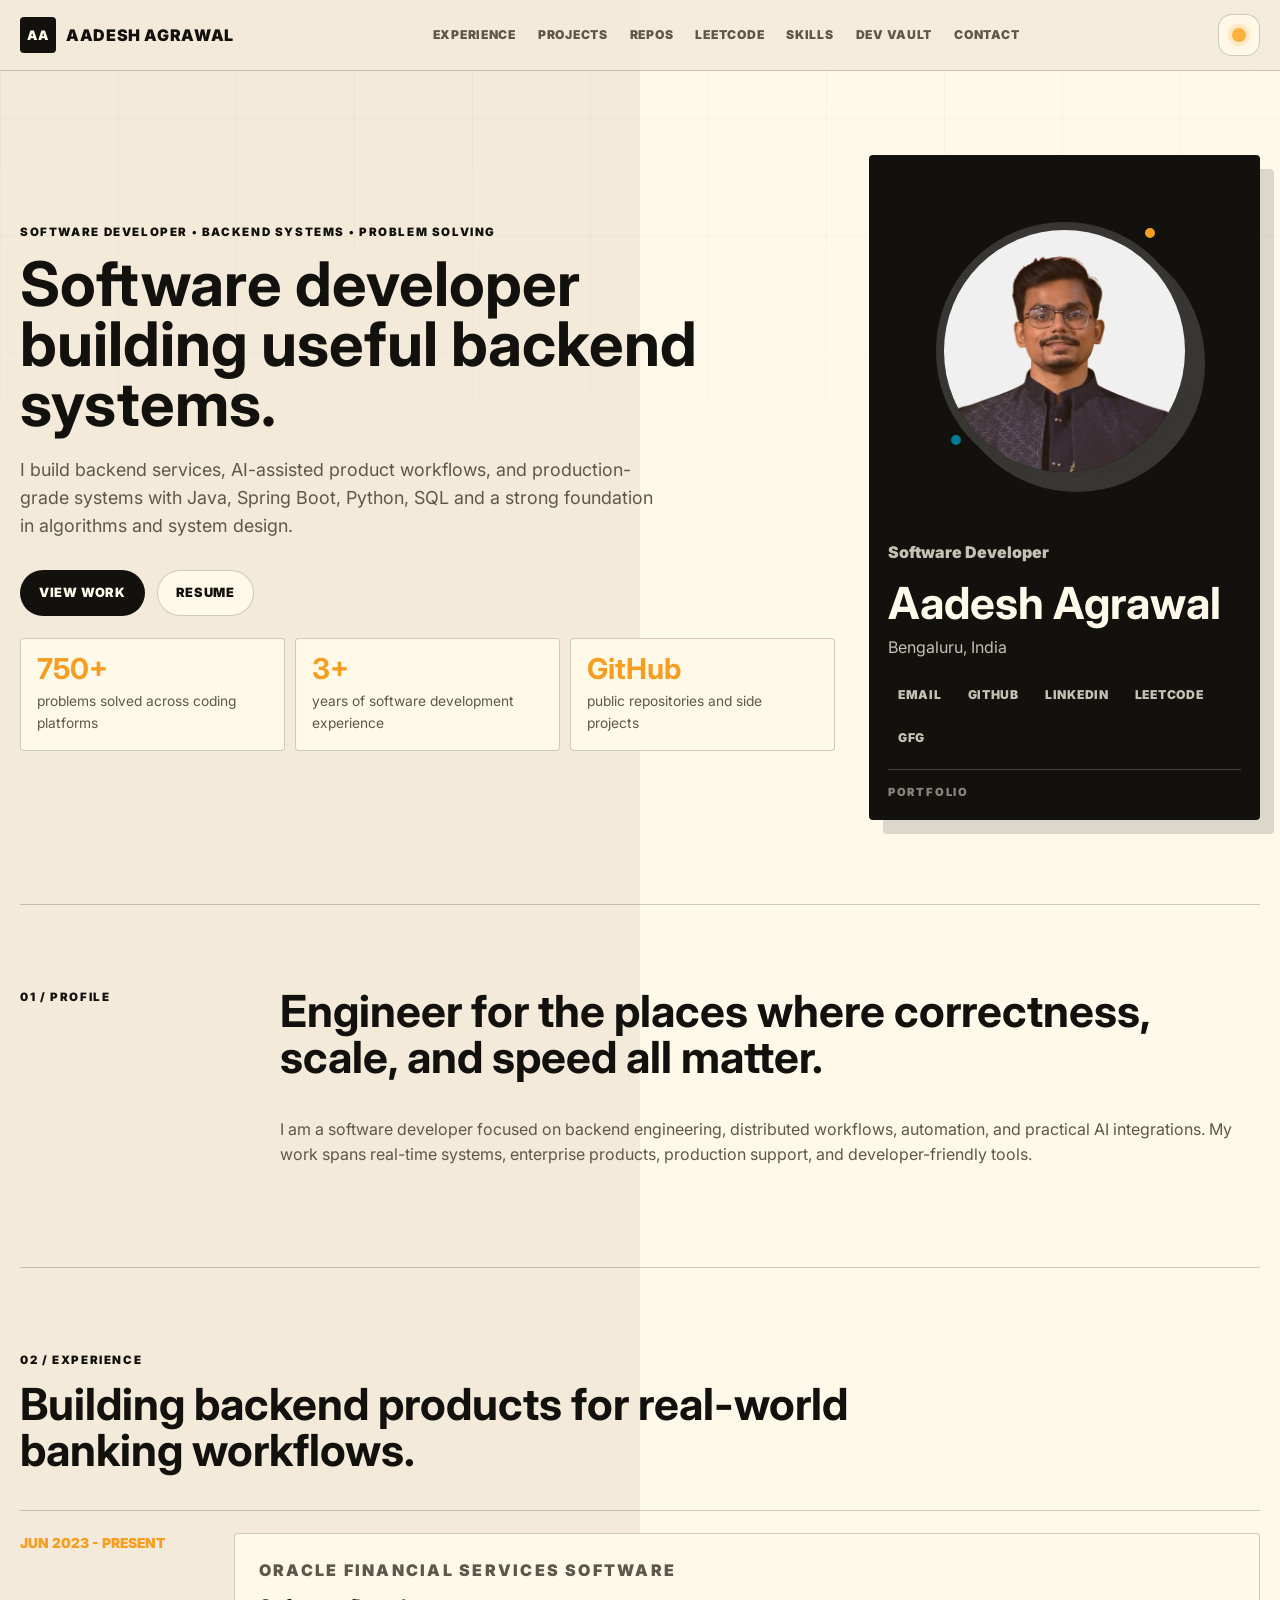
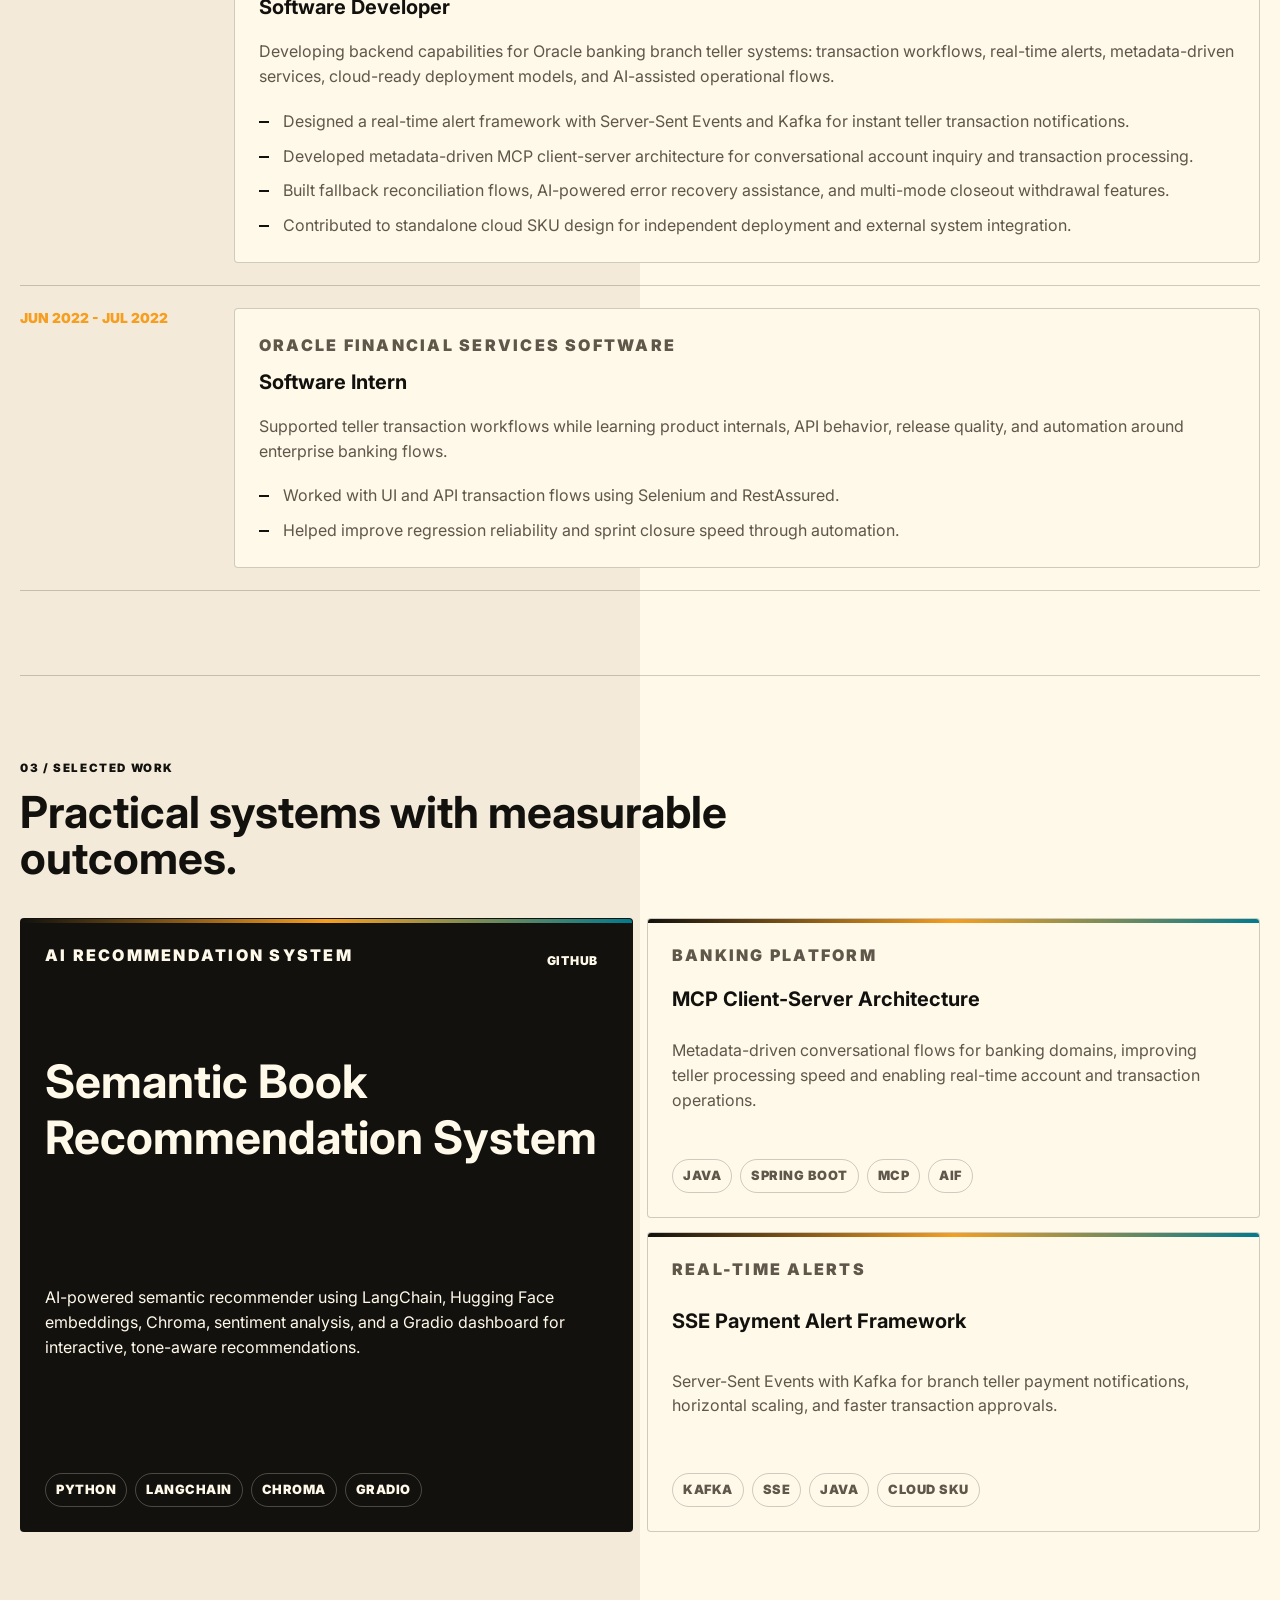
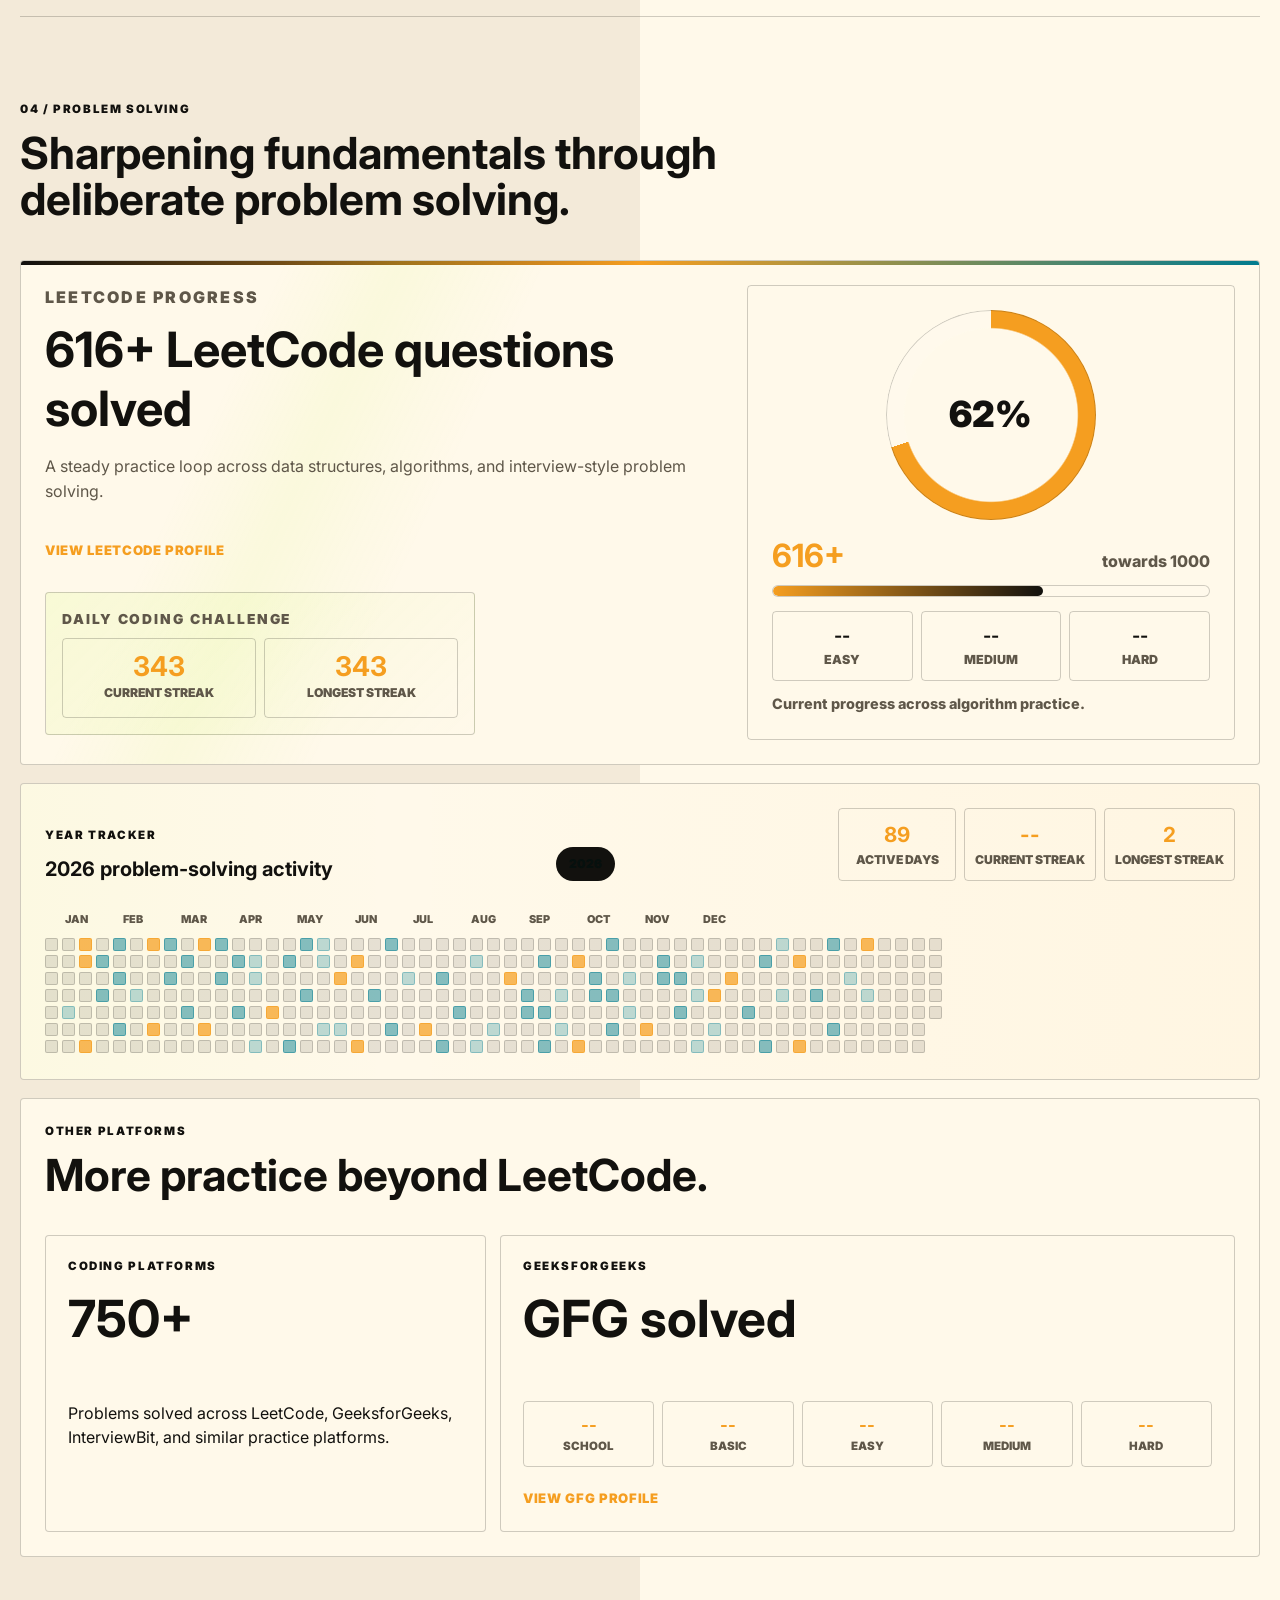
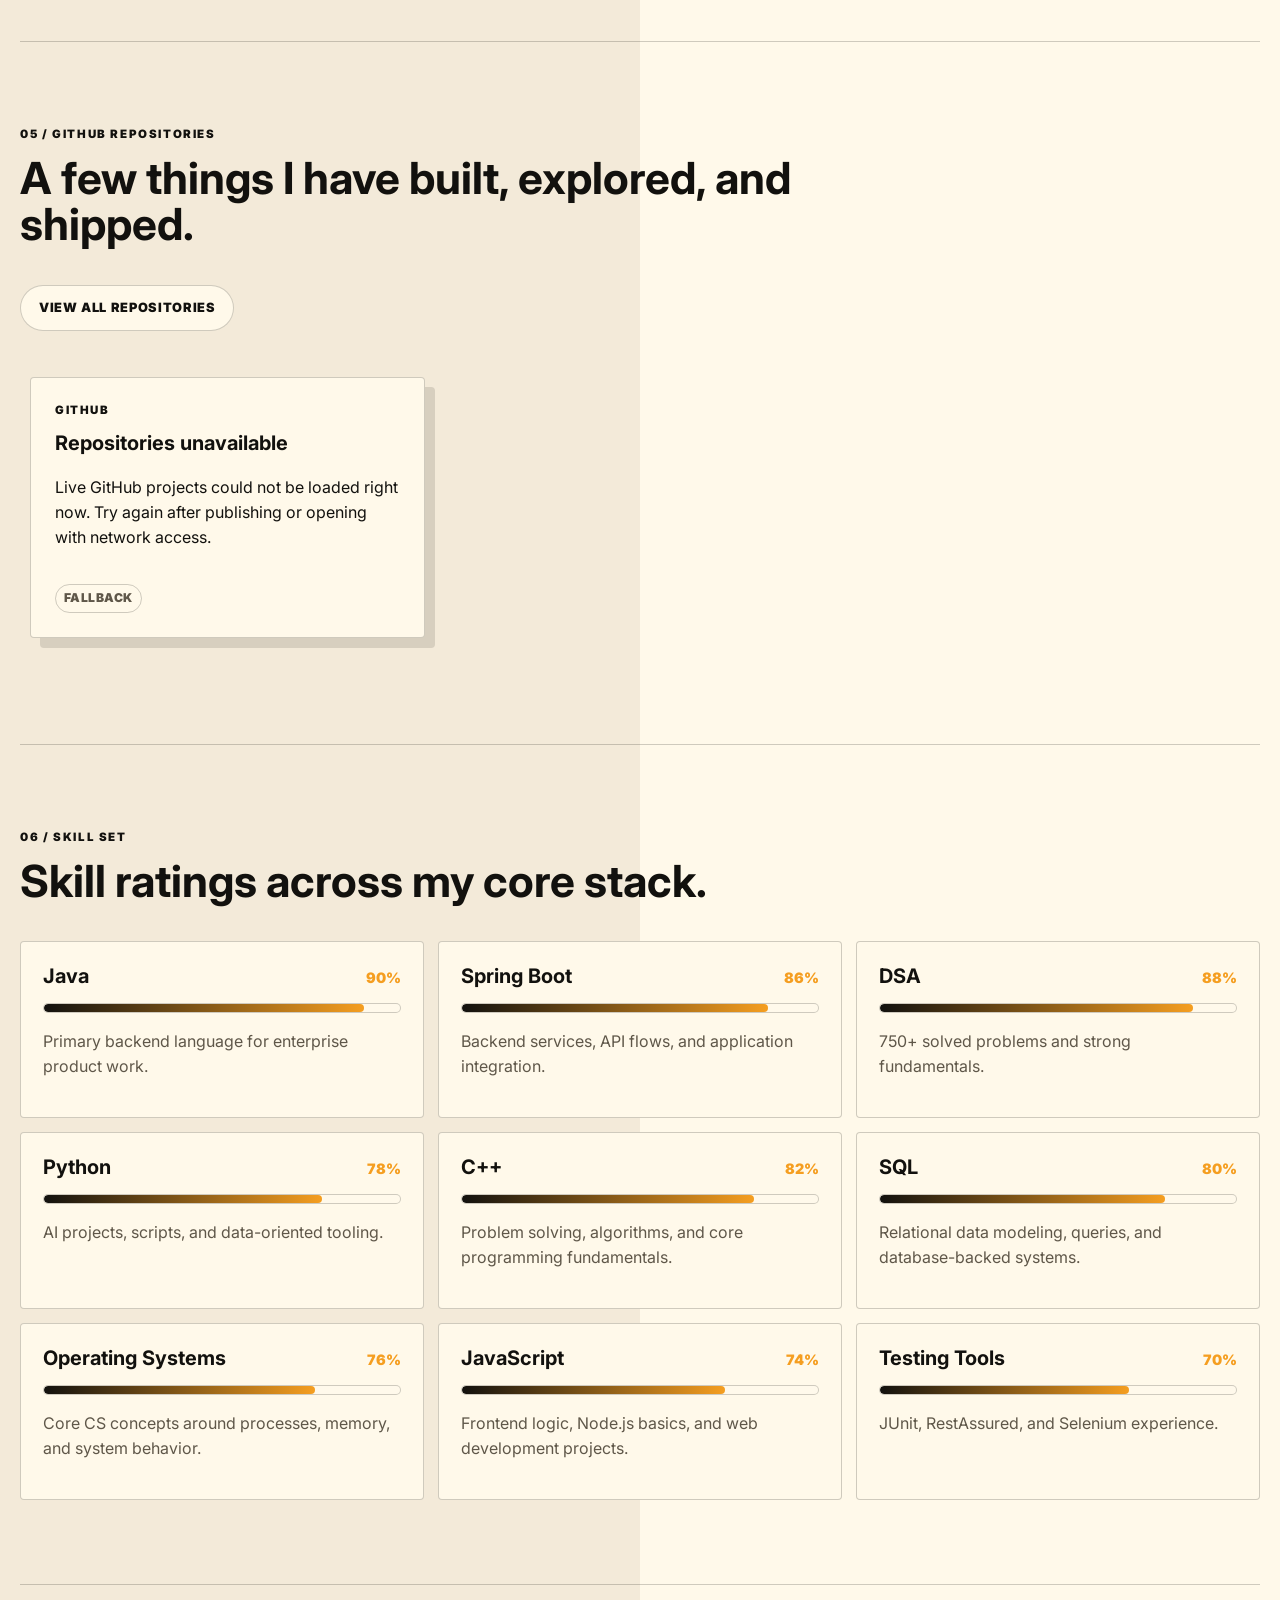
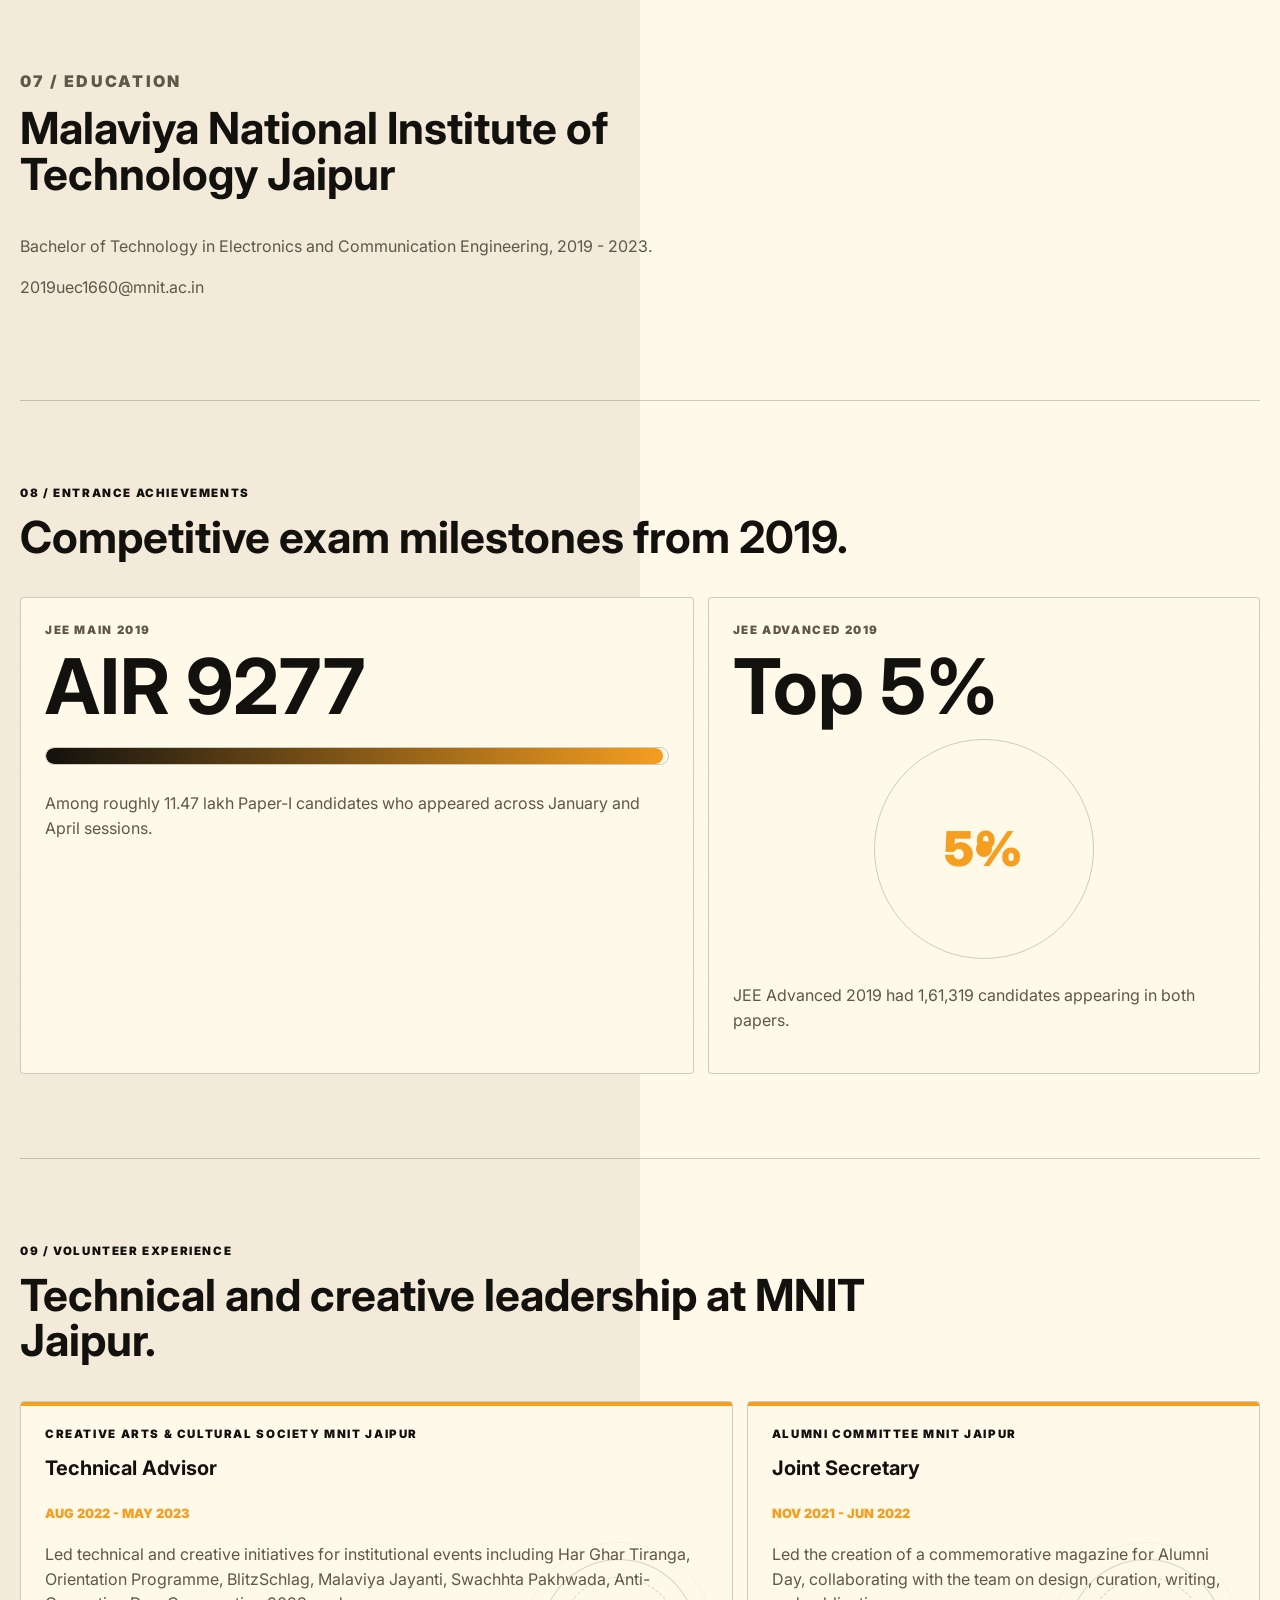
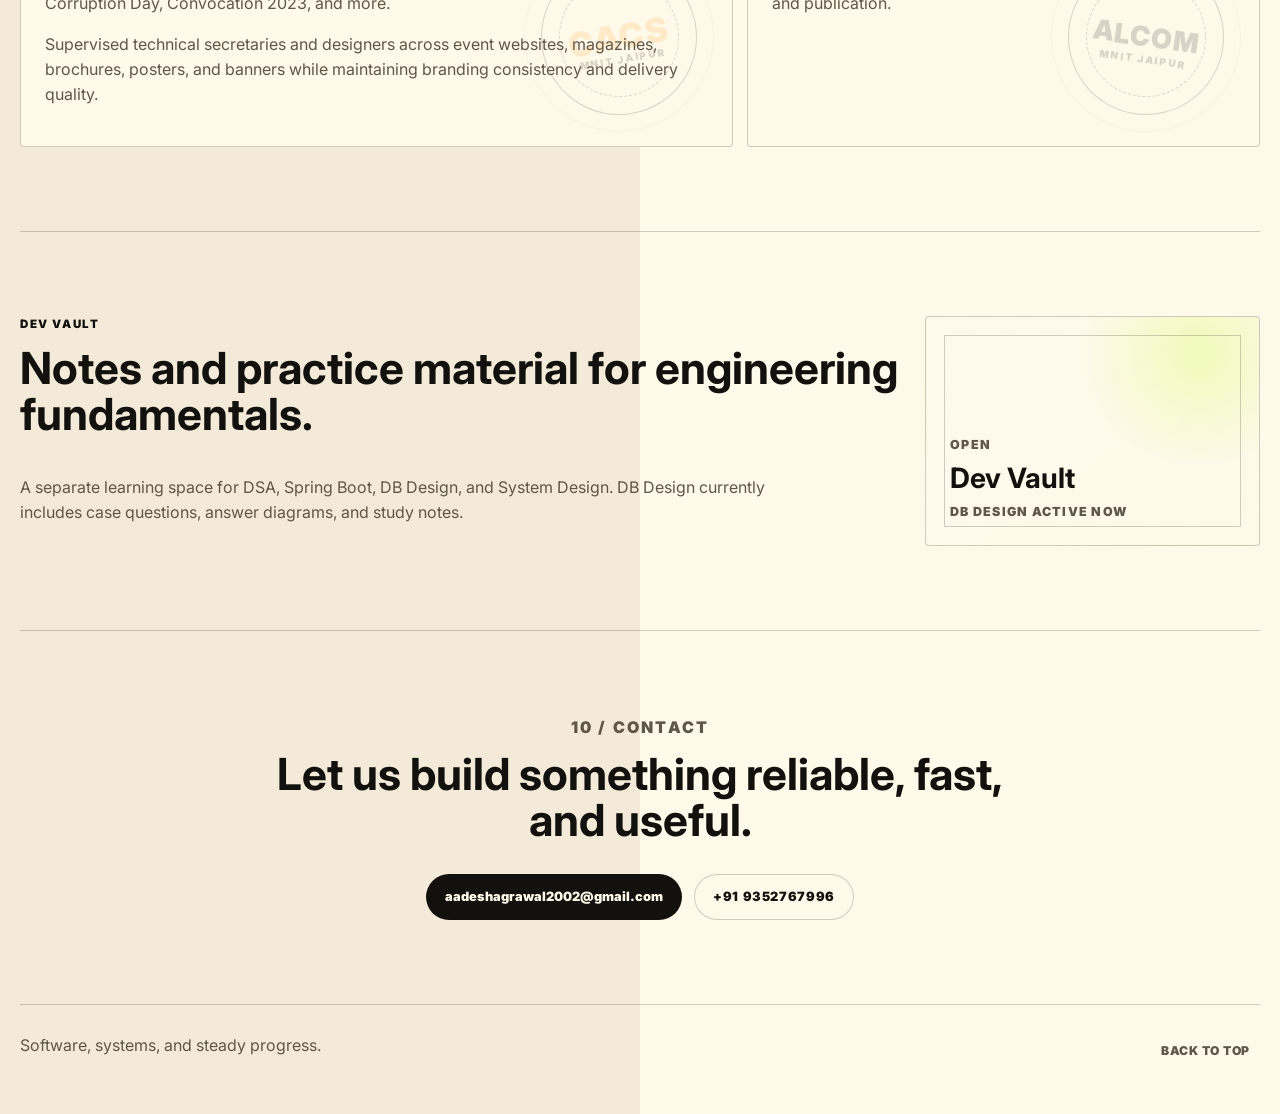
<file: index.html>
<!doctype html>
<html lang="en" data-theme="dark">
  <head>
    <meta charset="UTF-8" />
    <meta name="viewport" content="width=device-width, initial-scale=1.0" />
    <meta
      name="description"
      content="Portfolio of Aadesh Agrawal, Software Developer building backend systems, automation workflows, AI-assisted tools, and production-grade software."
    />
    <title>Aadesh Agrawal | Software Developer</title>
    <link rel="preconnect" href="https://fonts.googleapis.com" />
    <link rel="preconnect" href="https://fonts.gstatic.com" crossorigin />
    <link
      href="https://fonts.googleapis.com/css2?family=Inter:wght@400;500;600;700;800&display=swap"
      rel="stylesheet"
    />
    <link rel="stylesheet" href="src/styles/portfolio.css" />
  </head>
  <body>
    <div class="noise" aria-hidden="true"></div>
    <header class="site-header" data-reveal>
      <a class="brand" href="#top" aria-label="Aadesh Agrawal home">
        <span class="brand-mark">AA</span>
        <span>Aadesh Agrawal</span>
      </a>
      <nav class="nav-links" id="portfolio-menu" aria-label="Primary navigation">
        <a href="#experience">Experience</a>
        <a href="#projects">Projects</a>
        <a href="#github">Repos</a>
        <a href="#leetcode">LeetCode</a>
        <a href="#skills">Skills</a>
        <a href="devVault.html">Dev Vault</a>
        <a href="#contact">Contact</a>
      </nav>
      <button class="nav-toggle" type="button" data-nav-toggle aria-label="Open navigation" aria-controls="portfolio-menu" aria-expanded="false">
        <span aria-hidden="true"></span>
      </button>
      <button class="theme-toggle" type="button" aria-label="Toggle color theme">
        <span class="sun" aria-hidden="true"></span>
        <span class="moon" aria-hidden="true"></span>
      </button>
    </header>

    <main id="top" data-app-root>
      <div data-view="home">
      <section class="hero section-grid">
        <div class="hero-copy" data-reveal>
          <p class="eyebrow">Software Developer • Backend Systems • Problem Solving</p>
          <h1>Software developer building useful backend systems.</h1>
          <p class="hero-lede">
            I build backend services, AI-assisted product workflows, and production-grade
            systems with Java, Spring Boot, Python, SQL and a strong foundation in
            algorithms and system design.
          </p>
          <div class="hero-actions">
            <a class="button primary" href="#projects">View Work</a>
            <button class="button secondary" type="button" data-view-resume>
              Resume
            </button>
          </div>
          <div class="quick-stats" aria-label="Career highlights">
            <div>
              <strong>750+</strong>
              <span>problems solved across coding platforms</span>
            </div>
            <div>
              <strong>3+</strong>
              <span>years of software development experience</span>
            </div>
            <div>
              <strong data-github-repo-count>GitHub</strong>
              <span>public repositories and side projects</span>
            </div>
          </div>
        </div>

        <aside class="profile-panel" data-reveal>
          <div class="portrait-wrap">
            <img src="me.png" alt="Aadesh Agrawal" class="portrait" />
            <span class="orbit-dot dot-one" aria-hidden="true"></span>
            <span class="orbit-dot dot-two" aria-hidden="true"></span>
          </div>
          <div class="profile-meta">
            <p class="role">Software Developer</p>
            <h2>Aadesh Agrawal</h2>
            <p>Bengaluru, India</p>
            <div class="social-row">
              <a href="mailto:aadeshagrawal2002@gmail.com">Email</a>
              <a href="https://github.com/aadesh-2806" target="_blank" rel="noreferrer">GitHub</a>
              <a href="https://www.linkedin.com/in/aadesh-agrawal-7b684a200/" target="_blank" rel="noreferrer">
                LinkedIn
              </a>
              <a href="https://leetcode.com/u/aadesh2806/" target="_blank" rel="noreferrer">LeetCode</a>
              <a href="https://www.geeksforgeeks.org/profile/2019uec1660" target="_blank" rel="noreferrer">GFG</a>
            </div>
          </div>
        </aside>
      </section>

      <section class="section intro" data-reveal>
        <div class="section-kicker">01 / Profile</div>
        <div>
          <h2>Engineer for the places where correctness, scale, and speed all matter.</h2>
          <p>
            I am a software developer focused on backend engineering, distributed workflows,
            automation, and practical AI integrations. My work spans real-time systems,
            enterprise products, production support, and developer-friendly tools.
          </p>
        </div>
      </section>

      <section class="section" id="experience">
        <div class="section-heading" data-reveal>
          <p class="section-kicker">02 / Experience</p>
          <h2>Building backend products for real-world banking workflows.</h2>
        </div>

        <div class="timeline">
          <article class="timeline-item" data-reveal>
            <div class="time">Jun 2023 - Present</div>
            <div class="timeline-card">
              <p class="label">Oracle Financial Services Software</p>
              <h3>Software Developer</h3>
              <p>
                Developing backend capabilities for Oracle banking branch teller systems:
                transaction workflows, real-time alerts, metadata-driven services, cloud-ready
                deployment models, and AI-assisted operational flows.
              </p>
              <ul class="impact-list">
                <li>Designed a real-time alert framework with Server-Sent Events and Kafka for instant teller transaction notifications.</li>
                <li>Developed metadata-driven MCP client-server architecture for conversational account inquiry and transaction processing.</li>
                <li>Built fallback reconciliation flows, AI-powered error recovery assistance, and multi-mode closeout withdrawal features.</li>
                <li>Contributed to standalone cloud SKU design for independent deployment and external system integration.</li>
              </ul>
            </div>
          </article>

          <article class="timeline-item" data-reveal>
            <div class="time">Jun 2022 - Jul 2022</div>
            <div class="timeline-card">
              <p class="label">Oracle Financial Services Software</p>
              <h3>Software Intern</h3>
              <p>
                Supported teller transaction workflows while learning product internals,
                API behavior, release quality, and automation around enterprise banking flows.
              </p>
              <ul class="impact-list">
                <li>Worked with UI and API transaction flows using Selenium and RestAssured.</li>
                <li>Helped improve regression reliability and sprint closure speed through automation.</li>
              </ul>
            </div>
          </article>
        </div>
      </section>

      <section class="section split-band" id="projects">
        <div class="section-heading" data-reveal>
          <p class="section-kicker">03 / Selected Work</p>
          <h2>Practical systems with measurable outcomes.</h2>
        </div>

        <div class="project-grid">
          <article class="project-card featured" data-reveal>
            <div class="project-top">
              <p class="label">AI Recommendation System</p>
              <a href="https://github.com/aadesh-2806/book-recommending-system" target="_blank" rel="noreferrer">
                GitHub
              </a>
            </div>
            <h3>Semantic Book Recommendation System</h3>
            <p>
              AI-powered semantic recommender using LangChain, Hugging Face embeddings,
              Chroma, sentiment analysis, and a Gradio dashboard for interactive,
              tone-aware recommendations.
            </p>
            <div class="tech-stack">
              <span>Python</span>
              <span>LangChain</span>
              <span>Chroma</span>
              <span>Gradio</span>
            </div>
          </article>

          <article class="project-card" data-reveal>
            <p class="label">Banking Platform</p>
            <h3>MCP Client-Server Architecture</h3>
            <p>
              Metadata-driven conversational flows for banking domains, improving teller
              processing speed and enabling real-time account and transaction operations.
            </p>
            <div class="tech-stack">
              <span>Java</span>
              <span>Spring Boot</span>
              <span>MCP</span>
              <span>AIF</span>
            </div>
          </article>

          <article class="project-card" data-reveal>
            <p class="label">Real-Time Alerts</p>
            <h3>SSE Payment Alert Framework</h3>
            <p>
              Server-Sent Events with Kafka for branch teller payment notifications,
              horizontal scaling, and faster transaction approvals.
            </p>
            <div class="tech-stack">
              <span>Kafka</span>
              <span>SSE</span>
              <span>Java</span>
              <span>Cloud SKU</span>
            </div>
          </article>
        </div>
      </section>

      <section class="section leetcode-section" id="leetcode">
        <div class="section-heading" data-reveal>
          <p class="section-kicker">04 / Problem Solving</p>
          <h2>Sharpening fundamentals through deliberate problem solving.</h2>
        </div>

        <div class="leetcode-card" data-reveal>
          <div class="leetcode-main">
            <p class="label">LeetCode Progress</p>
            <h3><span data-leetcode-total>616</span> LeetCode questions solved</h3>
            <p>
              A steady practice loop across data structures, algorithms, and interview-style
              problem solving.
            </p>
            <a href="https://leetcode.com/u/aadesh2806/" target="_blank" rel="noreferrer">View LeetCode Profile</a>
            <div class="challenge-streak-card" aria-label="Daily coding challenge streak">
              <p class="label">Daily Coding Challenge</p>
              <div>
                <strong data-daily-current-streak>343</strong>
                <span>current streak</span>
              </div>
              <div>
                <strong data-daily-longest-streak>343</strong>
                <span>longest streak</span>
              </div>
            </div>
          </div>
          <div class="progress-panel" aria-label="LeetCode solved questions progress">
            <div class="progress-ring">
              <span data-leetcode-percent>70%</span>
            </div>
            <div class="progress-copy">
              <div class="progress-top">
                <strong data-leetcode-total>616</strong>
                <span data-leetcode-target>towards 1000</span>
              </div>
              <div class="progress-track">
                <span data-leetcode-bar style="width: 70%"></span>
              </div>
              <div class="leetcode-breakdown" aria-label="LeetCode difficulty breakdown">
                <span><b data-leetcode-easy>--</b> Easy</span>
                <span><b data-leetcode-medium>--</b> Medium</span>
                <span><b data-leetcode-hard>--</b> Hard</span>
              </div>
              <p data-leetcode-status>Current progress across algorithm practice.</p>
            </div>
          </div>
        </div>
        <div class="activity-card" data-reveal>
          <div class="activity-head">
            <div>
              <p class="label">Year Tracker</p>
              <h3><span data-calendar-year>2026</span> problem-solving activity</h3>
            </div>
            <div class="year-controls" data-year-controls aria-label="Select LeetCode activity year"></div>
            <div class="activity-stats">
              <span><b data-active-days>--</b> Active days</span>
              <span><b data-current-streak>--</b> Current streak</span>
              <span><b data-longest-streak>--</b> Longest streak</span>
            </div>
          </div>
          <div class="calendar-shell" aria-label="Full year LeetCode activity tracker">
            <div class="calendar-months" data-calendar-months></div>
            <div class="calendar-grid" data-calendar-grid></div>
          </div>
        </div>
        <div class="platform-card" data-reveal>
          <div class="section-heading">
            <p class="section-kicker">Other Platforms</p>
            <h2>More practice beyond LeetCode.</h2>
          </div>
          <div class="platform-grid">
            <article class="platform-stat-card">
              <p class="label">Coding Platforms</p>
              <h3>750+</h3>
              <p>Problems solved across LeetCode, GeeksforGeeks, InterviewBit, and similar practice platforms.</p>
            </article>
            <article class="platform-stat-card gfg-card">
              <p class="label">GeeksforGeeks</p>
              <h3><span data-gfg-total>--</span> solved</h3>
              <div class="gfg-breakdown">
                <span><b data-gfg-school>--</b> School</span>
                <span><b data-gfg-basic>--</b> Basic</span>
                <span><b data-gfg-easy>--</b> Easy</span>
                <span><b data-gfg-medium>--</b> Medium</span>
                <span><b data-gfg-hard>--</b> Hard</span>
              </div>
              <a href="https://www.geeksforgeeks.org/profile/2019uec1660" target="_blank" rel="noreferrer">View GFG Profile</a>
            </article>
          </div>
        </div>
      </section>

      <section class="section github-section honey-projects before-honey" id="github">
        <div class="section-heading" data-reveal>
          <p class="section-kicker">05 / GitHub Repositories</p>
          <h2>A few things I have built, explored, and shipped.</h2>
          <button class="button secondary" type="button" data-view-all-repos>View All Repositories</button>
        </div>
        <div class="repo-grid" data-repo-grid data-reveal>
          <article class="repo-card skeleton">
            <p class="label">Loading</p>
            <h3>Fetching repositories...</h3>
            <p>Repo cards will open inside this page with more detail.</p>
          </article>
        </div>
      </section>

      <section class="section skills-section" id="skills">
        <div class="section-heading" data-reveal>
          <p class="section-kicker">06 / Skill Set</p>
          <h2>Skill ratings across my core stack.</h2>
        </div>

        <div class="skills-grid">
          <div class="skill-block rated" data-reveal>
            <div class="skill-head"><h3>Java</h3><span>90%</span></div>
            <div class="skill-meter"><span style="width: 90%"></span></div>
            <p>Primary backend language for enterprise product work.</p>
          </div>
          <div class="skill-block rated" data-reveal>
            <div class="skill-head"><h3>Spring Boot</h3><span>86%</span></div>
            <div class="skill-meter"><span style="width: 86%"></span></div>
            <p>Backend services, API flows, and application integration.</p>
          </div>
          <div class="skill-block rated" data-reveal>
            <div class="skill-head"><h3>DSA</h3><span>88%</span></div>
            <div class="skill-meter"><span style="width: 88%"></span></div>
            <p>750+ solved problems and strong fundamentals.</p>
          </div>
          <div class="skill-block rated" data-reveal>
            <div class="skill-head"><h3>Python</h3><span>78%</span></div>
            <div class="skill-meter"><span style="width: 78%"></span></div>
            <p>AI projects, scripts, and data-oriented tooling.</p>
          </div>
          <div class="skill-block rated" data-reveal>
            <div class="skill-head"><h3>C++</h3><span>82%</span></div>
            <div class="skill-meter"><span style="width: 82%"></span></div>
            <p>Problem solving, algorithms, and core programming fundamentals.</p>
          </div>
          <div class="skill-block rated" data-reveal>
            <div class="skill-head"><h3>SQL</h3><span>80%</span></div>
            <div class="skill-meter"><span style="width: 80%"></span></div>
            <p>Relational data modeling, queries, and database-backed systems.</p>
          </div>
          <div class="skill-block rated" data-reveal>
            <div class="skill-head"><h3>Operating Systems</h3><span>76%</span></div>
            <div class="skill-meter"><span style="width: 76%"></span></div>
            <p>Core CS concepts around processes, memory, and system behavior.</p>
          </div>
          <div class="skill-block rated" data-reveal>
            <div class="skill-head"><h3>JavaScript</h3><span>74%</span></div>
            <div class="skill-meter"><span style="width: 74%"></span></div>
            <p>Frontend logic, Node.js basics, and web development projects.</p>
          </div>
          <div class="skill-block rated" data-reveal>
            <div class="skill-head"><h3>Testing Tools</h3><span>70%</span></div>
            <div class="skill-meter"><span style="width: 70%"></span></div>
            <p>JUnit, RestAssured, and Selenium experience.</p>
          </div>
        </div>
      </section>

      <section class="section education-band" data-reveal>
        <div>
          <p class="section-kicker">07 / Education</p>
          <h2>Malaviya National Institute of Technology Jaipur</h2>
          <p>Bachelor of Technology in Electronics and Communication Engineering, 2019 - 2023.</p>
          <p>2019uec1660@mnit.ac.in</p>
        </div>
      </section>

      <section class="section achievement-section" data-reveal>
        <div class="section-heading">
          <p class="section-kicker">08 / Entrance Achievements</p>
          <h2>Competitive exam milestones from 2019.</h2>
        </div>
        <div class="rank-showcase">
          <article class="rank-card main-rank">
            <p class="label">JEE Main 2019</p>
            <h3>AIR 9277</h3>
            <div class="rank-meter" aria-label="JEE Main rank percentile visualization">
              <span style="width: 99.2%"></span>
            </div>
            <p>Among roughly 11.47 lakh Paper-I candidates who appeared across January and April sessions.</p>
          </article>
          <article class="rank-card">
            <p class="label">JEE Advanced 2019</p>
            <h3>Top 5%</h3>
            <div class="rank-orbit" aria-hidden="true">
              <span></span>
              <strong>5%</strong>
            </div>
            <p>JEE Advanced 2019 had 1,61,319 candidates appearing in both papers.</p>
          </article>
        </div>
      </section>

      <section class="section volunteer-section" data-reveal>
        <div class="section-heading">
          <p class="section-kicker">09 / Volunteer Experience</p>
          <h2>Technical and creative leadership at MNIT Jaipur.</h2>
        </div>
        <div class="volunteer-grid">
          <article class="volunteer-card">
            <div class="volunteer-logo cacs-logo" aria-hidden="true">
              <strong>CACS</strong>
              <span>MNIT Jaipur</span>
            </div>
            <p class="label">Creative Arts & Cultural Society MNIT Jaipur</p>
            <h3>Technical Advisor</h3>
            <span>Aug 2022 - May 2023</span>
            <p>
              Led technical and creative initiatives for institutional events including
              Har Ghar Tiranga, Orientation Programme, BlitzSchlag, Malaviya Jayanti,
              Swachhta Pakhwada, Anti-Corruption Day, Convocation 2023, and more.
            </p>
            <p>
              Supervised technical secretaries and designers across event websites,
              magazines, brochures, posters, and banners while maintaining branding
              consistency and delivery quality.
            </p>
          </article>
          <article class="volunteer-card">
            <div class="volunteer-logo alcom-logo" aria-hidden="true">
              <strong>ALCOM</strong>
              <span>MNIT Jaipur</span>
            </div>
            <p class="label">Alumni Committee MNIT Jaipur</p>
            <h3>Joint Secretary</h3>
            <span>Nov 2021 - Jun 2022</span>
            <p>
              Led the creation of a commemorative magazine for Alumni Day, collaborating
              with the team on design, curation, writing, and publication.
            </p>
          </article>
        </div>
      </section>

      <section class="section study-link-section" data-reveal>
        <div>
          <p class="section-kicker">Dev Vault</p>
          <h2>Notes and practice material for engineering fundamentals.</h2>
          <p>
            A separate learning space for DSA, Spring Boot, DB Design, and System Design.
            DB Design currently includes case questions, answer diagrams, and study notes.
          </p>
        </div>
        <a class="study-link-card" href="devVault.html" aria-label="Open Dev Vault page">
          <span>Open</span>
          <strong>Dev Vault</strong>
          <small>DB Design active now</small>
        </a>
      </section>

      <section class="section contact-section" id="contact" data-reveal>
        <p class="section-kicker">10 / Contact</p>
        <h2>Let us build something reliable, fast, and useful.</h2>
        <div class="contact-actions">
          <a class="button primary contact-email" href="mailto:aadeshagrawal2002@gmail.com">aadeshagrawal2002@gmail.com</a>
          <a class="button secondary" href="tel:+919352767996">+91 9352767996</a>
        </div>
      </section>
      </div>

      <section class="subpage" data-view="github" hidden>
        <div class="subpage-header">
          <button class="button secondary" type="button" data-view-home>Back Home</button>
          <div>
            <p class="section-kicker">GitHub / All Repositories</p>
            <h1>All public projects.</h1>
            <p class="hero-lede">A deeper look at experiments, tools, and projects from my GitHub workspace.</p>
          </div>
        </div>
        <div class="repo-grid all-repos" data-all-repo-grid>
          <article class="repo-card skeleton">
            <p class="label">Loading</p>
            <h3>Fetching repositories...</h3>
            <p>All repositories will appear here.</p>
          </article>
        </div>
      </section>

      <section class="subpage" data-view="repo-detail" hidden>
        <div data-repo-detail-view></div>
      </section>

      <section class="subpage" data-view="resume" hidden>
        <div class="subpage-header">
          <button class="button secondary" type="button" data-view-home>Back Home</button>
          <div>
            <p class="section-kicker">Resume</p>
            <h1>Aadesh Agrawal Resume</h1>
            <p class="hero-lede">A web-native resume view with the same content, formatted as part of the portfolio.</p>
            <div class="modal-repo-actions">
              <a class="button primary" href="assets/AadeshAgrawal-Resume.pdf" target="_blank" rel="noreferrer">Open PDF</a>
              <a class="button secondary" href="assets/AadeshAgrawal-Resume.pdf" download>Download</a>
            </div>
          </div>
        </div>
        <article class="resume-document">
          <header class="resume-doc-head">
            <div>
              <h2>Aadesh Agrawal</h2>
              <p>Bengaluru, Karnataka • +91 9352767996 • aadeshagrawal2002@gmail.com</p>
            </div>
            <div class="resume-links">
              <a href="https://github.com/aadesh-2806" target="_blank" rel="noreferrer">GitHub</a>
              <a href="https://www.linkedin.com/in/aadesh-agrawal-7b684a200/" target="_blank" rel="noreferrer">LinkedIn</a>
              <a href="https://leetcode.com/u/aadesh2806/" target="_blank" rel="noreferrer">LeetCode</a>
            </div>
          </header>

          <section class="resume-doc-section">
            <h3>Education</h3>
            <div class="resume-entry">
              <div class="resume-entry-head">
                <h4>Malaviya National Institute of Technology, Jaipur</h4>
                <span>Aug 2019 - May 2023</span>
              </div>
              <p>Bachelor of Technology in Electronics and Communication</p>
            </div>
          </section>

          <section class="resume-doc-section">
            <h3>Experience</h3>
            <div class="resume-entry">
              <div class="resume-entry-head">
                <h4>Software Developer • Oracle Financial Services Software</h4>
                <span>June 2023 - Present • Bengaluru, India</span>
              </div>
              <ul>
                <li>Designed a real-time alert framework using Server-Sent Events (SSE) leveraging Kafka to support horizontal scaling to notify branch tellers of payment transactions instantly, enabling faster alerts and approvals, and reducing supervisor approval time by over 50%.</li>
                <li>Contributed to OBBRN Standalone Cloud SKU design, enabling independent deployment and seamless integration with any foreign system, preparing OBBRN for cloud-native delivery.</li>
                <li>Developed a metadata-driven MCP client-server architecture enabling real-time, conversational account inquiry and transaction processing across multiple banking domains, reducing teller processing time by 80%.</li>
                <li>Built a fallback mechanism for missed OBPM notifications by validating transaction status directly, improving reconciliation efficiency by 25%.</li>
                <li>Enforced AI-powered error recovery assistance, helping to resolve transaction errors and increasing user efficiency by 34%.</li>
                <li>Adopted a log archival system, optimizing journal performance by 34% via scheduled archiving and purging strategies.</li>
                <li>Delivered a multi-mode closeout withdrawal feature enabling account closure via Account, Cash, or GL, improving teller efficiency and operational flexibility.</li>
                <li>Actively involved in product sustenance and support efforts, resolving 11% of outstanding production bugs, improving system stability through proactive defect analysis and functional issue resolution.</li>
                <li>Continuously improved code coverage, achieving a 27.8% increase in overall coverage.</li>
              </ul>
            </div>
            <div class="resume-entry">
              <div class="resume-entry-head">
                <h4>Software Intern • Oracle Financial Services Software</h4>
                <span>June 2022 - July 2022 • Bengaluru, India</span>
              </div>
              <ul>
                <li>Contributed to maintain automated test suites and executed functional test cases for teller transactions, contributing to a 25% reduction in manual test backlog and supporting faster sprint closures.</li>
                <li>Automated 150+ UI and API test cases using Selenium and RestAssured, increasing coverage by 70% and reducing regression time by 66%.</li>
                <li>Optimized teller transaction testing workflows by implementing robust automation, cutting manual testing efforts by 75% and accelerating test execution speed resulting in faster and more reliable releases.</li>
              </ul>
            </div>
          </section>

          <section class="resume-doc-section">
            <h3>Project</h3>
            <div class="resume-entry">
              <div class="resume-entry-head">
                <h4>Semantic Book Recommendation System</h4>
                <span>Python, LangChain, Matplotlib, Gradio • GitHub</span>
              </div>
              <ul>
                <li>Engineered an AI-powered semantic book recommendation system using LangChain, HuggingFace Embeddings, and Chroma to match user queries with contextually relevant books.</li>
                <li>Integrated sentiment analysis models to enable emotion-aware filtering based on user intent.</li>
                <li>Built an interactive Gradio dashboard enabling real-time, user-driven recommendations with dynamic category and tone selection.</li>
              </ul>
            </div>
          </section>

          <section class="resume-doc-section">
            <h3>Technical Skills</h3>
            <div class="resume-skill-lines">
              <p><strong>Languages:</strong> Java, C++, JavaScript, Python</p>
              <p><strong>Technologies/Frameworks:</strong> Spring Boot, Node Js, Kafka, Jenkins, LangChain</p>
              <p><strong>Databases:</strong> Oracle, MySQL</p>
              <p><strong>Testing:</strong> JUnit, RestAssured, Selenium</p>
              <p><strong>Concepts:</strong> Data Structures and Algorithms, Object Oriented Programming, DBMS, Operating Systems</p>
            </div>
          </section>

          <section class="resume-doc-section">
            <h3>Achievements</h3>
            <div class="resume-entry">
              <ul>
                <li>Solved 700+ DSA problems across LeetCode, InterviewBit, and GeeksforGeeks.</li>
                <li>Achieved AIR 9277 in JEE Mains out of 1.2 million; top 5% in JEE Advanced.</li>
              </ul>
            </div>
          </section>
        </article>
      </section>
    </main>

    <footer class="site-footer">
      <span>Software, systems, and steady progress.</span>
      <a href="#top">Back to top</a>
    </footer>

    <button class="floating-top" type="button" data-floating-top aria-label="Back to top">
      <span aria-hidden="true">↑</span>
    </button>

    <div class="modal-shell" data-modal hidden>
      <div class="modal-backdrop" data-close-modal></div>
      <section class="modal-panel" role="dialog" aria-modal="true" aria-labelledby="modal-title">
        <button class="modal-close" type="button" data-close-modal aria-label="Close detail panel">Close</button>
        <div class="modal-content" data-modal-content>
          <h2 id="modal-title">Details</h2>
        </div>
      </section>
    </div>

    <script src="src/data/portfolio-config.js"></script>
    <script src="src/js/portfolio.js"></script>
  </body>
</html>
</file>
<file: src/styles/portfolio.css>
:root {
  color-scheme: dark;
  --bg: #090907;
  --bg-soft: #15130f;
  --panel: #11100d;
  --panel-strong: #f3ead9;
  --text: #f5efdf;
  --muted: #b8ad99;
  --line: rgba(245, 239, 223, 0.2);
  --accent: #c6ff3d;
  --accent-2: #ffb13d;
  --accent-3: #66e4ff;
  --inverse-text: #11100d;
  --radius: 4px;
  --max: 1240px;
}

:root[data-theme="light"] {
  color-scheme: light;
  --bg: #f3ead9;
  --bg-soft: #fff9ea;
  --panel: #fff9ea;
  --panel-strong: #12110e;
  --text: #12110e;
  --muted: #5f5749;
  --line: rgba(18, 17, 14, 0.2);
  --accent: #12110e;
  --accent-2: #f59e20;
  --accent-3: #007b8f;
  --inverse-text: #fff9ea;
}

* {
  box-sizing: border-box;
}

html {
  scroll-behavior: smooth;
  overflow-x: hidden;
}

body {
  margin: 0;
  min-height: 100vh;
  background: linear-gradient(90deg, var(--bg) 0 50%, var(--bg-soft) 50% 100%);
  color: var(--text);
  font-family: "Inter", system-ui, -apple-system, BlinkMacSystemFont, "Segoe UI", sans-serif;
  line-height: 1.55;
  overflow-x: hidden;
}

body::before {
  content: "";
  position: fixed;
  inset: 0;
  pointer-events: none;
  background:
    linear-gradient(90deg, var(--line) 1px, transparent 1px),
    linear-gradient(var(--line) 1px, transparent 1px);
  background-size: 118px 118px;
  opacity: 0.18;
  mask-image: linear-gradient(to bottom, black, transparent 76%);
}

a {
  color: inherit;
  text-decoration: none;
}

button {
  font: inherit;
}

img {
  display: block;
  max-width: 100%;
}

.noise {
  position: fixed;
  inset: 0;
  z-index: -1;
  pointer-events: none;
  opacity: 0.15;
  background-image: repeating-linear-gradient(
    0deg,
    rgba(255, 255, 255, 0.025),
    rgba(255, 255, 255, 0.025) 1px,
    transparent 1px,
    transparent 4px
  );
}

.site-header {
  position: sticky;
  top: 0;
  z-index: 50;
  width: 100%;
  margin: 0;
  padding: 14px max(18px, calc((100vw - var(--max)) / 2));
  display: flex;
  align-items: center;
  justify-content: space-between;
  gap: 20px;
  border-bottom: 1px solid var(--line);
  background: rgba(9, 9, 7, 0.86);
  backdrop-filter: blur(18px);
}

:root[data-theme="light"] .site-header {
  background: rgba(243, 234, 217, 0.86);
}

.brand {
  display: inline-flex;
  align-items: center;
  gap: 10px;
  font-weight: 900;
  text-transform: uppercase;
  letter-spacing: 0.04em;
}

.brand-mark {
  width: 36px;
  height: 36px;
  display: grid;
  place-items: center;
  border-radius: var(--radius);
  background: var(--accent);
  color: #06100e;
  font-size: 0.82rem;
}

:root[data-theme="light"] .brand-mark {
  color: #fff9ea;
}

.nav-links {
  display: flex;
  align-items: center;
  gap: 2px;
  flex-wrap: wrap;
  justify-content: center;
}

.nav-toggle {
  display: none;
  width: 42px;
  height: 42px;
  place-items: center;
  border: 1px solid var(--line);
  border-radius: 14px;
  background: color-mix(in srgb, var(--panel) 82%, transparent);
  color: var(--text);
  cursor: pointer;
  position: relative;
  transition: background 180ms ease, border-color 180ms ease, transform 180ms ease;
}

.nav-toggle:hover {
  border-color: rgba(198, 255, 61, 0.38);
  transform: translateY(-1px);
}

.nav-toggle span {
  display: block;
  width: 18px;
  height: 2px;
  border-radius: 999px;
  background: currentColor;
  box-shadow: none;
  transition: background 160ms ease, transform 160ms ease;
}

.nav-toggle span::before,
.nav-toggle span::after {
  content: "";
  position: absolute;
  left: 50%;
  width: 18px;
  height: 2px;
  border-radius: 999px;
  background: currentColor;
  transform: translateX(-50%);
  transition: transform 160ms ease;
}

.nav-toggle span::before {
  top: 13px;
}

.nav-toggle span::after {
  bottom: 13px;
}

.nav-toggle::before,
.nav-toggle::after {
  content: "";
  position: absolute;
  left: 50%;
  top: 50%;
  width: 18px;
  height: 2px;
  border-radius: 999px;
  background: currentColor;
  opacity: 0;
  transform: translate(-50%, -50%) rotate(0deg);
  transition: opacity 160ms ease, transform 160ms ease;
}

.site-header.is-nav-open .nav-toggle span {
  background: transparent;
  transform: none;
}

.site-header.is-nav-open .nav-toggle span::before,
.site-header.is-nav-open .nav-toggle span::after {
  opacity: 0;
}

.site-header.is-nav-open .nav-toggle::before {
  opacity: 1;
  transform: translate(-50%, -50%) rotate(45deg);
}

.site-header.is-nav-open .nav-toggle::after {
  opacity: 1;
  transform: translate(-50%, -50%) rotate(-45deg);
}

.nav-links a,
.social-row a,
.project-top a,
.site-footer a {
  color: var(--muted);
  font-size: 0.76rem;
  font-weight: 900;
  padding: 9px 10px;
  border-radius: 999px;
  text-transform: uppercase;
  letter-spacing: 0.06em;
  transition: color 180ms ease, background 180ms ease, transform 180ms ease;
}

.nav-links a:hover,
.social-row a:hover,
.project-top a:hover,
.site-footer a:hover {
  color: var(--text);
  background: rgba(198, 255, 61, 0.12);
  transform: translateY(-1px);
}

.theme-toggle {
  width: 42px;
  height: 42px;
  border: 1px solid var(--line);
  border-radius: 14px;
  background: var(--panel);
  color: var(--text);
  cursor: pointer;
  position: relative;
  overflow: hidden;
  transition: background 180ms ease, border-color 180ms ease, transform 180ms ease;
}

.theme-toggle:hover {
  border-color: rgba(198, 255, 61, 0.38);
  transform: translateY(-1px);
}

.theme-toggle .sun,
.theme-toggle .moon {
  position: absolute;
  inset: 0;
  display: grid;
  place-items: center;
  transition: transform 240ms ease, opacity 240ms ease;
}

.theme-toggle .sun::before {
  content: "";
  width: 14px;
  height: 14px;
  border-radius: 50%;
  background: #ffb13d;
  box-shadow:
    0 0 0 4px rgba(255, 177, 61, 0.18),
    0 0 16px rgba(255, 177, 61, 0.32);
}

.theme-toggle .moon::before {
  content: "";
  width: 16px;
  height: 16px;
  border-radius: 50%;
  background: var(--accent);
  box-shadow:
    inset -6px 0 0 var(--panel),
    0 0 14px rgba(198, 255, 61, 0.28);
}

:root[data-theme="dark"] .sun {
  transform: translateY(34px);
  opacity: 0;
}

:root[data-theme="light"] .moon {
  transform: translateY(-34px);
  opacity: 0;
}

main,
.site-footer {
  width: min(var(--max), calc(100% - 32px));
  margin: 0 auto;
}

[hidden] {
  display: none !important;
}

.section-grid,
.section {
  padding: 84px 0;
}

.hero {
  min-height: calc(100vh - 66px);
  display: grid;
  grid-template-columns: minmax(0, 1fr) minmax(320px, 0.48fr);
  gap: 34px;
  align-items: center;
  border-bottom: 1px solid var(--line);
}

.eyebrow,
.section-kicker,
.label {
  margin: 0 0 12px;
  color: var(--accent);
  font-size: 0.72rem;
  font-weight: 900;
  text-transform: uppercase;
  letter-spacing: 0.14em;
}

h1,
h2,
h3,
p {
  margin-top: 0;
}

h1 {
  max-width: 780px;
  margin-bottom: 22px;
  font-size: clamp(2.35rem, 4.8vw, 4.65rem);
  line-height: 0.98;
  letter-spacing: 0;
  overflow-wrap: anywhere;
}

h2 {
  font-size: clamp(1.85rem, 3.45vw, 3rem);
  line-height: 1.04;
  letter-spacing: 0;
}

h3 {
  font-size: 1.25rem;
  line-height: 1.2;
  overflow-wrap: anywhere;
}

.hero-lede,
.intro p,
.timeline-card p,
.project-card p,
.leetcode-card p,
.education-band p,
.contact-section p {
  color: var(--muted);
  font-size: 1rem;
}

.hero-lede {
  max-width: 650px;
  font-size: clamp(1rem, 1.45vw, 1.12rem);
}

.hero-actions,
.contact-actions {
  display: flex;
  flex-wrap: wrap;
  gap: 12px;
  margin: 30px 0 0;
}

.button {
  display: inline-flex;
  align-items: center;
  justify-content: center;
  min-height: 46px;
  padding: 0 18px;
  border: 1px solid var(--line);
  border-radius: 999px;
  font-weight: 900;
  text-transform: uppercase;
  letter-spacing: 0.05em;
  font-size: 0.8rem;
  transition: transform 180ms ease, background 180ms ease;
}

.button:hover {
  transform: translateY(-2px);
}

.button.primary {
  background: var(--accent);
  color: #06100e;
  border-color: transparent;
}

:root[data-theme="light"] .button.primary {
  color: #fff9ea;
}

.button.secondary {
  background: var(--panel);
  color: var(--text);
}

.availability-strip {
  display: flex;
  flex-wrap: wrap;
  margin-top: 26px;
  border: 1px solid var(--line);
  width: fit-content;
  max-width: 100%;
}

.availability-strip span {
  padding: 10px 13px;
  color: var(--text);
  font-size: 0.76rem;
  font-weight: 900;
  text-transform: uppercase;
  letter-spacing: 0.05em;
}

.availability-strip span + span {
  border-left: 1px solid var(--line);
}

.quick-stats {
  display: grid;
  grid-template-columns: repeat(3, minmax(0, 1fr));
  gap: 10px;
  margin-top: 22px;
}

.quick-stats div,
.timeline-card,
.project-card,
.skill-block,
.profile-panel,
.leetcode-card {
  border: 1px solid var(--line);
  border-radius: var(--radius);
  background: var(--panel);
}

.quick-stats div {
  min-height: 112px;
  padding: 16px;
}

.quick-stats strong {
  display: block;
  margin-bottom: 8px;
  color: var(--accent-2);
  font-size: 1.8rem;
  line-height: 1;
}

.quick-stats span {
  display: block;
  color: var(--muted);
  font-size: 0.86rem;
}

.profile-panel {
  align-self: stretch;
  min-height: 560px;
  padding: 18px;
  display: flex;
  flex-direction: column;
  justify-content: space-between;
  background: var(--panel-strong);
  color: var(--inverse-text);
  position: relative;
  overflow: hidden;
  box-shadow: 14px 14px 0 rgba(198, 255, 61, 0.22);
}

:root[data-theme="light"] .profile-panel {
  box-shadow: 14px 14px 0 rgba(18, 17, 14, 0.14);
}

.profile-panel::before {
  content: "PORTFOLIO";
  position: absolute;
  inset: auto 18px 18px 18px;
  padding-top: 14px;
  border-top: 1px solid rgba(17, 16, 13, 0.18);
  color: rgba(17, 16, 13, 0.45);
  font-size: 0.7rem;
  font-weight: 900;
  letter-spacing: 0.16em;
  pointer-events: none;
}

:root[data-theme="light"] .profile-panel::before {
  border-color: rgba(255, 249, 234, 0.22);
  color: rgba(255, 249, 234, 0.5);
}

.portrait-wrap {
  position: relative;
  aspect-ratio: 1;
  display: grid;
  place-items: center;
  margin: 12px auto;
  width: min(100%, 330px);
}

.portrait {
  position: relative;
  z-index: 2;
  width: 78%;
  aspect-ratio: 1;
  object-fit: cover;
  border-radius: 50%;
  border: 8px solid rgba(17, 16, 13, 0.12);
  box-shadow: 12px 12px 0 rgba(17, 16, 13, 0.16);
}

:root[data-theme="light"] .portrait {
  border-color: rgba(255, 249, 234, 0.16);
  box-shadow: 12px 12px 0 rgba(255, 249, 234, 0.16);
}

.orbit-dot {
  position: absolute;
  z-index: 3;
  width: 14px;
  height: 14px;
  border-radius: 50%;
  background: var(--accent-2);
  border: 2px solid var(--panel-strong);
}

.dot-one {
  top: 12%;
  right: 22%;
}

.dot-two {
  left: 15%;
  bottom: 21%;
  background: var(--accent-3);
}

.profile-meta {
  position: relative;
  z-index: 2;
  padding-bottom: 44px;
}

.profile-meta h2 {
  margin-bottom: 8px;
}

.profile-meta .role {
  color: var(--accent-2);
  font-weight: 900;
}

.profile-meta p,
.profile-meta a {
  color: rgba(17, 16, 13, 0.72);
}

:root[data-theme="light"] .profile-meta p,
:root[data-theme="light"] .profile-meta a {
  color: rgba(255, 249, 234, 0.76);
}

.social-row {
  display: flex;
  flex-wrap: wrap;
  gap: 6px;
  margin-top: 18px;
}

.intro {
  display: grid;
  grid-template-columns: 220px minmax(0, 1fr);
  gap: 40px;
  border-bottom: 1px solid var(--line);
  background: rgba(255, 255, 255, 0.025);
}

.study-link-section {
  display: grid;
  grid-template-columns: minmax(0, 1fr) minmax(280px, 0.38fr);
  gap: 24px;
  align-items: stretch;
  border-bottom: 1px solid var(--line);
}

.study-link-section p:not(.section-kicker) {
  max-width: 760px;
  color: var(--muted);
}

.study-link-card {
  position: relative;
  display: grid;
  align-content: end;
  min-height: 230px;
  padding: 24px;
  overflow: hidden;
  border: 1px solid var(--line);
  border-radius: var(--radius);
  background:
    radial-gradient(circle at 82% 16%, rgba(198, 255, 61, 0.28), transparent 36%),
    linear-gradient(145deg, rgba(255, 255, 255, 0.08), rgba(255, 255, 255, 0.02));
  transition: transform 180ms ease, border-color 180ms ease;
}

.study-link-card::before {
  content: "";
  position: absolute;
  inset: 18px;
  border: 1px solid var(--line);
  pointer-events: none;
}

.study-link-card:hover {
  transform: translateY(-4px);
  border-color: rgba(198, 255, 61, 0.58);
}

.study-link-card span,
.study-link-card small {
  color: var(--muted);
  font-size: 0.78rem;
  font-weight: 900;
  letter-spacing: 0.1em;
  text-transform: uppercase;
}

.study-link-card strong {
  margin: 10px 0;
  font-size: 1.75rem;
  line-height: 1;
}

.section-heading {
  max-width: 860px;
  margin-bottom: 28px;
}

.timeline {
  display: grid;
  gap: 0;
  border-top: 1px solid var(--line);
}

.timeline-item {
  display: grid;
  grid-template-columns: 190px minmax(0, 1fr);
  gap: 24px;
  align-items: start;
  padding: 22px 0;
  border-bottom: 1px solid var(--line);
}

.time {
  position: sticky;
  top: 86px;
  color: var(--accent-2);
  font-weight: 900;
  font-size: 0.86rem;
  text-transform: uppercase;
}

.timeline-card {
  padding: 24px;
}

.impact-list {
  display: grid;
  gap: 10px;
  margin: 20px 0 0;
  padding: 0;
  list-style: none;
}

.impact-list li {
  position: relative;
  padding-left: 24px;
  color: var(--muted);
}

.impact-list li::before {
  content: "";
  position: absolute;
  top: 0.75em;
  left: 0;
  width: 10px;
  height: 2px;
  background: var(--accent);
}

.split-band,
.leetcode-section,
.github-section,
.skills-section {
  border-top: 1px solid var(--line);
}

.project-grid {
  display: grid;
  grid-template-columns: repeat(2, minmax(0, 1fr));
  gap: 14px;
}

.project-card {
  min-height: 300px;
  padding: 24px;
  display: flex;
  flex-direction: column;
  justify-content: space-between;
  overflow: hidden;
  position: relative;
}

.project-card::before,
.leetcode-card::before {
  content: "";
  position: absolute;
  top: 0;
  left: 0;
  right: 0;
  height: 4px;
  background: linear-gradient(90deg, var(--accent), var(--accent-2), var(--accent-3));
}

.project-card.featured {
  grid-row: span 2;
  min-height: 614px;
  background: var(--panel-strong);
  color: var(--inverse-text);
}

.project-card.featured .label,
.project-card.featured h3,
.project-card.featured p,
.project-card.featured a {
  color: var(--inverse-text);
}

.project-card.featured h3 {
  font-size: clamp(1.95rem, 3.6vw, 3rem);
}

.project-top {
  display: flex;
  justify-content: space-between;
  align-items: center;
  gap: 16px;
}

.tech-stack,
.achievement-list {
  display: flex;
  flex-wrap: wrap;
  gap: 8px;
  margin-top: 24px;
}

.tech-stack span,
.achievement-list span {
  display: inline-flex;
  align-items: center;
  min-height: 32px;
  padding: 6px 10px;
  border: 1px solid var(--line);
  border-radius: 999px;
  color: var(--muted);
  font-size: 0.8rem;
  font-weight: 900;
  text-transform: uppercase;
  letter-spacing: 0.04em;
}

.project-card.featured .tech-stack span {
  color: var(--inverse-text);
  border-color: rgba(17, 16, 13, 0.24);
}

:root[data-theme="light"] .project-card.featured .tech-stack span {
  border-color: rgba(255, 249, 234, 0.24);
}

.leetcode-card {
  display: grid;
  grid-template-columns: minmax(0, 1fr) minmax(300px, 0.72fr);
  gap: 24px;
  align-items: stretch;
  padding: 24px;
  background: var(--panel);
  overflow: hidden;
  position: relative;
}

.leetcode-card::after {
  content: "";
  position: absolute;
  inset: 0;
  pointer-events: none;
  background:
    linear-gradient(115deg, transparent 0 38%, rgba(198, 255, 61, 0.08) 46%, transparent 56%),
    repeating-linear-gradient(0deg, transparent 0 22px, rgba(255, 255, 255, 0.035) 23px);
  transform: translateX(-24%);
  animation: codeScan 5.5s ease-in-out infinite;
}

.leetcode-main,
.progress-panel {
  position: relative;
  z-index: 1;
}

.leetcode-main h3 {
  margin-bottom: 16px;
  font-size: clamp(1.9rem, 3.8vw, 3.2rem);
}

.leetcode-main a {
  display: inline-flex;
  margin-top: 20px;
  color: var(--accent-2);
  font-weight: 900;
  text-transform: uppercase;
  letter-spacing: 0.05em;
  font-size: 0.82rem;
}

.challenge-streak-card {
  display: grid;
  gap: 8px;
  margin-top: 30px;
  max-width: 430px;
}

.challenge-streak-card {
  grid-template-columns: repeat(2, minmax(0, 1fr));
  padding: 16px;
  border: 1px solid var(--line);
  border-radius: var(--radius);
  background:
    linear-gradient(135deg, rgba(198, 255, 61, 0.12), transparent),
    rgba(255, 255, 255, 0.035);
}

.challenge-streak-card .label,
.challenge-streak-card p {
  grid-column: 1 / -1;
}

.challenge-streak-card div {
  padding: 14px 10px;
  border: 1px solid var(--line);
  border-radius: var(--radius);
  color: var(--muted);
  font-size: 0.76rem;
  font-weight: 900;
  text-align: center;
  text-transform: uppercase;
}

.challenge-streak-card strong {
  display: block;
  margin-bottom: 4px;
  color: var(--accent-2);
  font-size: 1.7rem;
  line-height: 1;
}

.challenge-streak-card p {
  margin-bottom: 0;
  color: var(--muted);
  font-size: 0.86rem;
}

.progress-panel {
  display: grid;
  gap: 20px;
  align-content: center;
  padding: 24px;
  border: 1px solid var(--line);
  border-radius: var(--radius);
}

.progress-ring {
  width: min(210px, 70vw);
  aspect-ratio: 1;
  margin: 0 auto;
  display: grid;
  place-items: center;
  border-radius: 50%;
  background:
    radial-gradient(circle at center, var(--panel) 0 58%, transparent 59%),
    conic-gradient(var(--accent-2) 0 70%, rgba(255, 255, 255, 0.12) 70% 100%);
  box-shadow: inset 0 0 0 1px var(--line);
}

.progress-ring span {
  color: var(--text);
  font-size: 2.25rem;
  font-weight: 900;
}

.progress-top {
  display: flex;
  align-items: baseline;
  justify-content: space-between;
  gap: 16px;
  margin-bottom: 12px;
}

.progress-top strong {
  color: var(--accent-2);
  font-size: 2rem;
  line-height: 1;
}

.progress-top span,
.progress-copy p {
  color: var(--muted);
  font-weight: 800;
}

.progress-track {
  height: 12px;
  overflow: hidden;
  border-radius: 999px;
  border: 1px solid var(--line);
  background: rgba(255, 255, 255, 0.08);
}

.progress-track span {
  display: block;
  height: 100%;
  border-radius: inherit;
  background: linear-gradient(90deg, var(--accent-2), var(--accent));
  animation: fillBar 900ms ease both;
}

.leetcode-breakdown {
  display: grid;
  grid-template-columns: repeat(3, minmax(0, 1fr));
  gap: 8px;
  margin-top: 14px;
}

.leetcode-breakdown span {
  padding: 10px;
  border: 1px solid var(--line);
  border-radius: var(--radius);
  color: var(--muted);
  font-size: 0.78rem;
  font-weight: 900;
  text-align: center;
  text-transform: uppercase;
}

.leetcode-breakdown b {
  display: block;
  color: var(--text);
  font-size: 1.12rem;
}

.progress-copy p {
  margin: 12px 0 0;
  font-size: 0.9rem;
}

.activity-card {
  margin-top: 18px;
  padding: 24px;
  border: 1px solid var(--line);
  border-radius: var(--radius);
  background: var(--panel);
  position: relative;
  overflow: hidden;
}

.activity-card::before {
  content: "";
  position: absolute;
  inset: 0;
  pointer-events: none;
  background: linear-gradient(90deg, rgba(198, 255, 61, 0.08), transparent 30%, rgba(255, 177, 61, 0.08));
  opacity: 0.6;
}

.activity-head,
.calendar-shell {
  position: relative;
  z-index: 1;
}

.activity-head {
  display: flex;
  justify-content: space-between;
  gap: 22px;
  align-items: end;
  margin-bottom: 22px;
  flex-wrap: wrap;
}

.activity-head h3 {
  margin-bottom: 0;
}

.activity-stats {
  display: flex;
  flex-wrap: wrap;
  gap: 8px;
  justify-content: flex-end;
}

.activity-stats span {
  min-width: 118px;
  padding: 10px;
  border: 1px solid var(--line);
  border-radius: var(--radius);
  color: var(--muted);
  font-size: 0.76rem;
  font-weight: 900;
  text-transform: uppercase;
  text-align: center;
}

.activity-stats b {
  display: block;
  color: var(--accent-2);
  font-size: 1.3rem;
}

.year-controls {
  display: flex;
  flex-wrap: wrap;
  gap: 8px;
}

.year-controls button {
  min-height: 34px;
  padding: 0 12px;
  border: 1px solid var(--line);
  border-radius: 999px;
  background: transparent;
  color: var(--muted);
  cursor: pointer;
  font-size: 0.76rem;
  font-weight: 900;
}

.year-controls button.is-active {
  background: var(--accent);
  color: #06100e;
  border-color: transparent;
}

.calendar-shell {
  overflow-x: auto;
  padding: 8px 0 2px;
}

.calendar-months {
  display: grid;
  grid-auto-flow: column;
  grid-auto-columns: 54px;
  gap: 4px;
  min-width: max-content;
  margin: 0 0 10px 20px;
  color: var(--muted);
  font-size: 0.68rem;
  font-weight: 900;
  text-transform: uppercase;
}

.calendar-grid {
  display: grid;
  grid-template-rows: repeat(7, 13px);
  grid-auto-flow: column;
  grid-auto-columns: 13px;
  gap: 4px;
  min-width: max-content;
}

.calendar-day {
  width: 13px;
  height: 13px;
  border: 1px solid rgba(255, 255, 255, 0.06);
  border-radius: 2px;
  background: rgba(255, 255, 255, 0.06);
}

:root[data-theme="light"] .calendar-day {
  border-color: rgba(18, 17, 14, 0.18);
  background: rgba(18, 17, 14, 0.1);
}

.calendar-day.level-1 {
  background: rgba(198, 255, 61, 0.28);
}

.calendar-day.level-2 {
  background: rgba(198, 255, 61, 0.5);
}

.calendar-day.level-3 {
  background: rgba(255, 177, 61, 0.72);
}

.calendar-day.level-4 {
  background: var(--accent-2);
}

:root[data-theme="light"] .calendar-day.level-1 {
  border-color: rgba(0, 123, 143, 0.3);
  background: rgba(0, 123, 143, 0.26);
}

:root[data-theme="light"] .calendar-day.level-2 {
  border-color: rgba(0, 123, 143, 0.44);
  background: rgba(0, 123, 143, 0.48);
}

:root[data-theme="light"] .calendar-day.level-3 {
  border-color: rgba(245, 158, 32, 0.62);
  background: rgba(245, 158, 32, 0.72);
}

:root[data-theme="light"] .calendar-day.level-4 {
  border-color: rgba(18, 17, 14, 0.35);
  background: #12110e;
  box-shadow: 0 0 0 1px rgba(18, 17, 14, 0.2);
}

.platform-card {
  margin-top: 18px;
  padding: 24px;
  border: 1px solid var(--line);
  border-radius: var(--radius);
  background: var(--panel);
}

.platform-card .section-heading {
  margin-bottom: 22px;
}

.platform-grid {
  display: grid;
  grid-template-columns: minmax(0, 0.6fr) minmax(0, 1fr);
  gap: 14px;
}

.platform-stat-card {
  padding: 22px;
  border: 1px solid var(--line);
  border-radius: var(--radius);
  background: rgba(255, 255, 255, 0.035);
}

.platform-stat-card h3 {
  font-size: clamp(2rem, 4vw, 3.6rem);
}

.gfg-breakdown {
  display: grid;
  grid-template-columns: repeat(5, minmax(0, 1fr));
  gap: 8px;
  margin: 18px 0;
}

.gfg-breakdown span {
  padding: 10px 8px;
  border: 1px solid var(--line);
  border-radius: var(--radius);
  color: var(--muted);
  font-size: 0.72rem;
  font-weight: 900;
  text-align: center;
  text-transform: uppercase;
}

.gfg-breakdown b {
  display: block;
  color: var(--accent-2);
  font-size: 1.05rem;
}

.gfg-card a {
  color: var(--accent-2);
  font-size: 0.82rem;
  font-weight: 900;
  text-transform: uppercase;
  letter-spacing: 0.05em;
}

.repo-grid {
  display: grid;
  grid-template-columns: repeat(3, minmax(0, 1fr));
  gap: 18px;
  align-items: start;
}

.repo-grid.all-repos {
  grid-template-columns: repeat(3, minmax(0, 1fr));
  padding-top: 30px;
}

.repo-card {
  min-height: 248px;
  padding: 24px;
  border: 1px solid var(--line);
  border-radius: var(--radius);
  background: var(--panel);
  color: var(--text);
  cursor: pointer;
  display: flex;
  flex-direction: column;
  justify-content: space-between;
  text-align: left;
  word-break: break-word;
  box-shadow: 10px 10px 0 rgba(198, 255, 61, 0.16);
  transition: transform 180ms ease, border-color 180ms ease, background 180ms ease, box-shadow 180ms ease;
}

:root[data-theme="light"] .repo-card {
  box-shadow: 10px 10px 0 rgba(18, 17, 14, 0.12);
}

.repo-card:hover {
  transform: translateY(-8px) rotate(0deg);
  border-color: var(--accent);
  box-shadow: 14px 14px 0 rgba(255, 177, 61, 0.22);
}

.repo-card.skeleton {
  cursor: default;
}

.repo-meta {
  display: flex;
  flex-wrap: wrap;
  gap: 8px;
  margin-top: 18px;
}

.repo-meta span {
  min-height: 28px;
  display: inline-flex;
  align-items: center;
  padding: 4px 8px;
  border: 1px solid var(--line);
  border-radius: 999px;
  color: var(--muted);
  font-size: 0.76rem;
  font-weight: 900;
  text-transform: uppercase;
  letter-spacing: 0.04em;
}

.before-honey .repo-grid {
  padding: 18px 10px 22px;
}

.all-repos .repo-card:nth-child(6n + 1),
.repo-card.float-0 {
  transform: translateY(18px) rotate(-1.5deg);
}

.all-repos .repo-card:nth-child(6n + 2),
.repo-card.float-1 {
  transform: translateY(-10px) rotate(1.2deg);
}

.all-repos .repo-card:nth-child(6n + 3),
.repo-card.float-2 {
  transform: translateY(28px) rotate(0.8deg);
}

.all-repos .repo-card:nth-child(6n + 4),
.repo-card.float-3 {
  transform: translateY(-2px) rotate(-0.8deg);
}

.all-repos .repo-card:nth-child(6n + 5),
.repo-card.float-4 {
  transform: translateY(34px) rotate(1.6deg);
}

.all-repos .repo-card:nth-child(6n),
.repo-card.float-5 {
  transform: translateY(8px) rotate(-1.1deg);
}

.all-repos .repo-card:hover,
.repo-card[class*="float-"]:hover {
  transform: translateY(-8px) rotate(0deg);
}

.skills-grid {
  display: grid;
  grid-template-columns: repeat(3, minmax(0, 1fr));
  gap: 14px;
}

.skill-block {
  min-height: 164px;
  padding: 22px;
  transition: transform 180ms ease, border-color 180ms ease;
}

.skill-block:hover {
  transform: translateY(-4px);
  border-color: var(--accent);
}

.skill-block p {
  color: var(--muted);
}

.skill-head {
  display: flex;
  align-items: baseline;
  justify-content: space-between;
  gap: 16px;
  margin-bottom: 14px;
}

.skill-head h3 {
  margin-bottom: 0;
}

.skill-head span {
  color: var(--accent-2);
  font-size: 0.9rem;
  font-weight: 900;
}

.skill-meter {
  height: 10px;
  margin-bottom: 16px;
  overflow: hidden;
  border: 1px solid var(--line);
  border-radius: 999px;
  background: rgba(255, 255, 255, 0.08);
}

.skill-meter span {
  display: block;
  height: 100%;
  border-radius: inherit;
  background: linear-gradient(90deg, var(--accent), var(--accent-2));
}

.education-band {
  display: grid;
  grid-template-columns: minmax(0, 0.9fr) minmax(280px, 0.6fr);
  gap: 24px;
  align-items: center;
  border-top: 1px solid var(--line);
  border-bottom: 1px solid var(--line);
}

.achievement-list {
  justify-content: flex-end;
}

.achievement-section {
  border-bottom: 1px solid var(--line);
}

.volunteer-section {
  border-bottom: 1px solid var(--line);
}

.volunteer-grid {
  display: grid;
  grid-template-columns: minmax(0, 1fr) minmax(280px, 0.72fr);
  gap: 14px;
}

.volunteer-card {
  min-height: 260px;
  padding: 24px;
  border: 1px solid var(--line);
  border-radius: var(--radius);
  background: var(--panel);
  position: relative;
  overflow: hidden;
}

.volunteer-card::before {
  content: "";
  position: absolute;
  inset: 0;
  border-top: 4px solid var(--accent-2);
  pointer-events: none;
}

.volunteer-card span {
  display: inline-flex;
  margin-bottom: 18px;
  color: var(--accent-2);
  font-size: 0.8rem;
  font-weight: 900;
  text-transform: uppercase;
}

.volunteer-card p:not(.label) {
  color: var(--muted);
}

.volunteer-card > :not(.volunteer-logo) {
  position: relative;
  z-index: 1;
}

.volunteer-logo {
  position: absolute;
  right: 18px;
  bottom: 14px;
  z-index: 0;
  width: 190px;
  aspect-ratio: 1;
  display: grid;
  place-items: center;
  border: 1px solid var(--line);
  border-radius: 50%;
  opacity: 0.16;
  transform: rotate(-10deg);
  pointer-events: none;
}

.volunteer-logo::before,
.volunteer-logo::after {
  content: "";
  position: absolute;
  inset: 16px;
  border: 1px solid currentColor;
  border-radius: 50%;
}

.volunteer-logo::after {
  inset: 34px;
  border-style: dashed;
}

.volunteer-logo strong {
  color: var(--accent-2);
  font-size: 2.1rem;
  font-weight: 900;
  line-height: 1;
  text-transform: uppercase;
  letter-spacing: 0.04em;
}

.volunteer-logo span {
  position: absolute;
  bottom: 46px;
  color: var(--text);
  font-size: 0.62rem;
  font-weight: 900;
  text-transform: uppercase;
  letter-spacing: 0.18em;
}

.alcom-logo {
  color: var(--accent);
  transform: rotate(8deg);
}

.alcom-logo strong {
  color: var(--accent);
  font-size: 1.7rem;
}

.rank-showcase {
  display: grid;
  grid-template-columns: minmax(0, 1fr) minmax(280px, 0.82fr);
  gap: 14px;
  align-items: stretch;
}

.rank-card {
  min-height: 290px;
  padding: 24px;
  border: 1px solid var(--line);
  border-radius: var(--radius);
  background: var(--panel);
  position: relative;
  overflow: hidden;
}

.rank-card::before {
  content: "";
  position: absolute;
  inset: 0;
  background:
    repeating-linear-gradient(
      135deg,
      transparent 0 16px,
      rgba(198, 255, 61, 0.08) 17px,
      transparent 18px 36px
    );
  opacity: 0.7;
  animation: rankLines 9s linear infinite;
}

.rank-card::after {
  content: "";
  position: absolute;
  inset: 0;
  background: linear-gradient(90deg, transparent, rgba(255, 177, 61, 0.16), transparent);
  transform: translateX(-120%);
  animation: rankSweep 4.8s ease-in-out infinite;
}

.rank-card > * {
  position: relative;
  z-index: 1;
}

.rank-card h3 {
  margin-bottom: 18px;
  font-size: clamp(2.4rem, 6vw, 5.8rem);
  line-height: 0.9;
}

.rank-card p {
  color: var(--muted);
}

.rank-meter {
  height: 18px;
  margin: 26px 0;
  overflow: hidden;
  border: 1px solid var(--line);
  border-radius: 999px;
  background: rgba(255, 255, 255, 0.07);
}

.rank-meter span {
  display: block;
  height: 100%;
  border-radius: inherit;
  background: linear-gradient(90deg, var(--accent), var(--accent-2));
  animation: fillBar 1300ms ease both;
}

.rank-orbit {
  width: min(220px, 62vw);
  aspect-ratio: 1;
  margin: 18px auto 24px;
  display: grid;
  place-items: center;
  border: 1px solid var(--line);
  border-radius: 50%;
  position: relative;
}

.rank-orbit span {
  position: absolute;
  width: 16px;
  height: 16px;
  border-radius: 50%;
  background: var(--accent-2);
  transform-origin: 0 104px;
  animation: orbitRank 4s linear infinite;
}

.rank-orbit strong {
  color: var(--accent-2);
  font-size: 3rem;
  font-weight: 900;
}

.compact-rank h3 {
  color: var(--accent-2);
  font-size: clamp(2rem, 4vw, 3.2rem);
}

.contact-section {
  text-align: center;
}

.contact-section h2 {
  max-width: 760px;
  margin: 0 auto 18px;
}

.contact-actions {
  justify-content: center;
}

.contact-email {
  font-size: clamp(0.68rem, 2.2vw, 0.8rem);
  text-transform: none;
  letter-spacing: 0;
  overflow-wrap: anywhere;
}

.site-footer {
  padding: 28px 0 44px;
  display: flex;
  justify-content: space-between;
  gap: 18px;
  color: var(--muted);
  border-top: 1px solid var(--line);
}

.floating-top {
  position: fixed;
  right: clamp(16px, 3vw, 34px);
  bottom: clamp(18px, 3vw, 34px);
  z-index: 70;
  display: grid;
  width: 48px;
  height: 48px;
  place-items: center;
  padding: 0;
  border: 1px solid rgba(198, 255, 61, 0.42);
  border-radius: 999px;
  background: rgba(9, 9, 7, 0.78);
  appearance: none;
  color: var(--accent);
  cursor: pointer;
  box-shadow: 0 18px 45px rgba(0, 0, 0, 0.28);
  font-size: 1.35rem;
  font-weight: 900;
  line-height: 1;
  opacity: 0;
  pointer-events: none;
  transform: translateY(10px);
  transition: opacity 180ms ease, transform 180ms ease, box-shadow 180ms ease, background 180ms ease, color 180ms ease;
  backdrop-filter: blur(14px);
}

.floating-top.is-visible {
  opacity: 1;
  pointer-events: auto;
  transform: translateY(0);
}

:root[data-theme="light"] .floating-top {
  border-color: rgba(31, 111, 139, 0.24);
  background: rgba(255, 255, 255, 0.74);
  color: #1f6f8b;
  box-shadow: 0 18px 42px rgba(45, 55, 72, 0.14);
}

.floating-top.is-visible:hover {
  background: var(--accent);
  color: #06100e;
  transform: translateY(-2px);
  box-shadow: 0 22px 54px rgba(0, 0, 0, 0.34);
}

:root[data-theme="light"] .floating-top.is-visible:hover {
  background: linear-gradient(135deg, #1f6f8b, #38a3a5);
  color: #ffffff;
  box-shadow: 0 20px 48px rgba(31, 111, 139, 0.24);
}

.modal-shell[hidden] {
  display: none;
}

.modal-shell {
  position: fixed;
  inset: 0;
  z-index: 100;
  display: grid;
  place-items: stretch end;
}

.modal-backdrop {
  position: absolute;
  inset: 0;
  background: rgba(0, 0, 0, 0.58);
  backdrop-filter: blur(8px);
}

.modal-panel {
  position: relative;
  z-index: 1;
  width: min(920px, calc(100vw - 24px));
  height: calc(100vh - 24px);
  margin: 12px;
  padding: 18px;
  overflow: auto;
  overscroll-behavior: contain;
  border: 1px solid var(--line);
  border-radius: var(--radius);
  background: var(--bg);
  color: var(--text);
  box-shadow: -14px 14px 0 rgba(198, 255, 61, 0.2);
}

.modal-content {
  min-width: 0;
}

:root[data-theme="light"] .modal-panel {
  box-shadow: -14px 14px 0 rgba(18, 17, 14, 0.14);
}

.modal-close {
  position: sticky;
  top: 0;
  z-index: 2;
  margin-left: auto;
  display: flex;
  min-height: 38px;
  align-items: center;
  justify-content: center;
  border: 1px solid var(--line);
  border-radius: 999px;
  background: var(--panel);
  color: var(--text);
  cursor: pointer;
  font-size: 0.78rem;
  font-weight: 900;
  text-transform: uppercase;
  letter-spacing: 0.06em;
  padding: 0 14px;
}

.resume-frame-wrap {
  margin-top: 18px;
  border: 1px solid var(--line);
  border-radius: var(--radius);
  overflow: hidden;
  background: var(--panel);
  height: min(76vh, 840px);
}

.resume-frame-wrap.page-frame {
  height: min(82vh, 940px);
  margin-top: 0;
  box-shadow: 12px 12px 0 rgba(198, 255, 61, 0.16);
}

:root[data-theme="light"] .resume-frame-wrap.page-frame {
  box-shadow: 12px 12px 0 rgba(18, 17, 14, 0.12);
}

.resume-frame-wrap iframe {
  width: 100%;
  height: 100%;
  border: 0;
  background: #fff;
}

.resume-document {
  max-width: 980px;
  margin: 0 auto;
  padding: 30px 34px;
  border: 1px solid var(--line);
  border-radius: var(--radius);
  background:
    linear-gradient(180deg, rgba(255, 255, 255, 0.025), transparent 160px),
    var(--panel);
  box-shadow: 12px 12px 0 rgba(198, 255, 61, 0.16);
  font-family: Georgia, "Times New Roman", serif;
}

:root[data-theme="light"] .resume-document {
  box-shadow: 12px 12px 0 rgba(18, 17, 14, 0.12);
}

.resume-doc-head {
  display: block;
  text-align: center;
  padding-bottom: 18px;
  border-bottom: 2px solid var(--line);
}

.resume-doc-head h2 {
  margin-bottom: 6px;
  font-size: clamp(2rem, 4vw, 3rem);
  line-height: 1;
}

.resume-doc-head p,
.resume-doc-section p,
.resume-entry li,
.resume-entry span {
  color: var(--muted);
}

.resume-links {
  display: flex;
  flex-wrap: wrap;
  gap: 8px;
  justify-content: center;
  align-content: start;
  margin-top: 12px;
}

.resume-links a,
.resume-skill-list span {
  min-height: 32px;
  display: inline-flex;
  align-items: center;
  padding: 6px 10px;
  border: 1px solid var(--line);
  border-radius: 999px;
  color: var(--muted);
  font-size: 0.8rem;
  font-weight: 900;
  text-transform: uppercase;
  letter-spacing: 0.04em;
  font-family: "Inter", system-ui, sans-serif;
}

.resume-doc-section {
  padding: 14px 0;
  border-bottom: 0;
}

.resume-doc-section:last-child {
  border-bottom: 0;
  padding-bottom: 0;
}

.resume-doc-section h3 {
  margin-bottom: 10px;
  padding-bottom: 4px;
  border-bottom: 1px solid var(--line);
  color: var(--accent-2);
  text-transform: uppercase;
  letter-spacing: 0.06em;
  font-family: "Inter", system-ui, sans-serif;
  font-size: 0.86rem;
}

.resume-entry {
  display: block;
  padding: 10px 0;
}

.resume-entry-head {
  display: flex;
  justify-content: space-between;
  gap: 16px;
  align-items: baseline;
  margin-bottom: 7px;
}

.resume-entry h4 {
  margin: 0;
  font-size: 1rem;
  line-height: 1.25;
}

.resume-entry ul {
  margin: 0;
  padding-left: 20px;
}

.resume-entry li + li {
  margin-top: 5px;
}

.resume-entry li {
  line-height: 1.38;
}

.resume-skill-list {
  display: flex;
  flex-wrap: wrap;
  gap: 8px;
}

.resume-skill-lines p {
  margin: 0 0 7px;
  line-height: 1.38;
}

.modal-repo-head {
  display: flex;
  justify-content: space-between;
  align-items: start;
  gap: 20px;
  margin-bottom: 24px;
}

.modal-repo-head h2 {
  margin-bottom: 10px;
}

.modal-repo-actions {
  display: flex;
  flex-wrap: wrap;
  gap: 10px;
}

.repo-detail-grid {
  display: grid;
  grid-template-columns: repeat(4, minmax(0, 1fr));
  gap: 10px;
  margin: 20px 0;
}

.repo-detail-grid div {
  padding: 14px;
  border: 1px solid var(--line);
  border-radius: var(--radius);
  background: var(--panel);
}

.repo-detail-grid strong {
  display: block;
  color: var(--accent-2);
  font-size: 1.25rem;
}

.repo-detail-grid span {
  color: var(--muted);
  font-size: 0.76rem;
  font-weight: 900;
  text-transform: uppercase;
}

.repo-deep-grid {
  display: grid;
  grid-template-columns: minmax(0, 1fr) minmax(280px, 0.42fr);
  gap: 14px;
  margin: 22px 0;
}

.repo-readme-card,
.repo-side-card {
  padding: 22px;
  border: 1px solid var(--line);
  border-radius: var(--radius);
  background: var(--panel);
}

.repo-section-head {
  display: flex;
  align-items: center;
  justify-content: space-between;
  gap: 14px;
  margin-bottom: 14px;
}

.repo-section-head span {
  color: var(--muted);
  font-size: 0.72rem;
  font-weight: 900;
  text-transform: uppercase;
}

.readme-content {
  max-height: none;
  overflow: visible;
  padding-right: 0;
  color: var(--muted);
}

.readme-redirect-card {
  display: grid;
  align-content: center;
  gap: 16px;
  min-height: 260px;
  padding: clamp(18px, 3vw, 30px);
  border: 1px solid var(--line);
  border-radius: var(--radius);
  background:
    radial-gradient(circle at 92% 10%, rgba(198, 255, 61, 0.12), transparent 18rem),
    rgba(255, 255, 255, 0.035);
}

.readme-redirect-card h2 {
  margin: 0;
  color: var(--text);
  font-size: clamp(1.7rem, 3vw, 2.6rem);
}

.readme-redirect-card p {
  max-width: 680px;
  margin: 0;
  color: var(--muted);
  line-height: 1.65;
}

.readme-redirect-card .button {
  width: fit-content;
}

.readme-content h2,
.readme-content h3,
.readme-content h4 {
  color: var(--text);
}

.readme-content code,
.clone-box code {
  display: inline-block;
  max-width: 100%;
  padding: 3px 6px;
  border: 1px solid var(--line);
  border-radius: var(--radius);
  color: var(--accent-2);
  overflow-wrap: anywhere;
}

.repo-languages {
  margin: 0 0 22px;
}

.files-head {
  margin-top: 18px;
}

.repo-files {
  display: grid;
  gap: 8px;
  margin-bottom: 22px;
}

.repo-files a {
  display: grid;
  grid-template-columns: 44px minmax(0, 1fr);
  gap: 10px;
  align-items: center;
  padding: 10px;
  border: 1px solid var(--line);
  border-radius: var(--radius);
  color: var(--text);
  font-weight: 800;
  overflow-wrap: anywhere;
}

.repo-files a span {
  color: var(--accent-2);
  font-size: 0.68rem;
  font-weight: 900;
}

.clone-box {
  padding: 14px;
  border: 1px solid var(--line);
  border-radius: var(--radius);
}

.clone-box .button {
  width: 100%;
  margin-top: 12px;
}

.subpage {
  min-height: calc(100vh - 65px);
  padding: 76px 0;
}

.subpage-header {
  display: grid;
  grid-template-columns: 170px minmax(0, 1fr);
  gap: 34px;
  align-items: start;
  margin-bottom: 34px;
  padding-bottom: 28px;
  border-bottom: 1px solid var(--line);
}

.subpage-header .button {
  width: fit-content;
}

[data-reveal] {
  opacity: 0;
  transform: translateY(24px);
  transition: opacity 650ms ease, transform 650ms ease;
}

[data-reveal].is-visible {
  opacity: 1;
  transform: translateY(0);
}

@keyframes fillBar {
  from {
    width: 0;
  }
}

@keyframes codeScan {
  0%,
  100% {
    transform: translateX(-36%);
  }
  50% {
    transform: translateX(36%);
  }
}

@keyframes rankLines {
  to {
    background-position: 120px 0;
  }
}

@keyframes rankSweep {
  0%,
  28% {
    transform: translateX(-120%);
  }
  62%,
  100% {
    transform: translateX(120%);
  }
}

@keyframes orbitRank {
  from {
    rotate: 0deg;
  }
  to {
    rotate: 360deg;
  }
}

@media (prefers-reduced-motion: reduce) {
  *,
  *::before,
  *::after {
    animation-duration: 0.01ms !important;
    animation-iteration-count: 1 !important;
    scroll-behavior: auto !important;
    transition-duration: 0.01ms !important;
  }
}

@media (min-width: 1440px) {
  :root {
    --max: 1320px;
  }

  .hero {
    grid-template-columns: minmax(0, 1fr) minmax(360px, 0.45fr);
  }

  .section-grid,
  .section {
    padding: 96px 0;
  }

  .repo-grid,
  .skills-grid {
    grid-template-columns: repeat(3, minmax(0, 1fr));
  }
}

@media (max-width: 1180px) {
  .site-header {
    gap: 12px;
  }

  .nav-links a {
    padding-inline: 8px;
    font-size: 0.7rem;
  }

  .hero {
    grid-template-columns: minmax(0, 1fr) minmax(300px, 0.52fr);
    gap: 26px;
  }

  h1 {
    font-size: clamp(2.25rem, 4.5vw, 4rem);
  }

  .profile-panel {
    min-height: 520px;
  }

  .portrait-wrap {
    width: min(100%, 292px);
  }

  .repo-grid,
  .repo-grid.all-repos {
    grid-template-columns: repeat(2, minmax(0, 1fr));
  }

}

@media (max-width: 920px) {
  body {
    background: var(--bg);
  }

  .site-header {
    position: sticky;
  }

  .nav-toggle {
    display: grid;
    margin-left: auto;
  }

  .nav-links {
    position: absolute;
    top: calc(100% + 8px);
    left: 12px;
    right: 12px;
    display: none;
    grid-template-columns: repeat(2, minmax(0, 1fr));
    gap: 8px;
    padding: 12px;
    border: 1px solid var(--line);
    border-radius: 18px;
    background: rgba(9, 9, 7, 0.96);
    box-shadow: 0 24px 60px rgba(0, 0, 0, 0.34);
    backdrop-filter: blur(18px);
  }

  :root[data-theme="light"] .nav-links {
    background: rgba(243, 234, 217, 0.98);
  }

  .site-header.is-nav-open .nav-links {
    display: grid;
  }

  .nav-links a {
    display: flex;
    justify-content: center;
    padding: 12px 10px;
    border: 1px solid var(--line);
    background: rgba(255, 255, 255, 0.04);
  }

  .hero,
  .intro,
  .study-link-section,
  .timeline-item,
  .education-band,
  .rank-showcase,
  .volunteer-grid,
  .leetcode-card {
    grid-template-columns: 1fr;
  }

  .hero {
    padding-top: 56px;
    gap: 34px;
    min-height: auto;
  }

  .profile-panel {
    order: -1;
  }

  .profile-panel {
    min-height: auto;
  }

  .quick-stats,
  .project-grid {
    grid-template-columns: 1fr;
  }

  .skills-grid,
  .repo-grid {
    grid-template-columns: repeat(2, minmax(0, 1fr));
  }

  .project-card.featured {
    min-height: 380px;
  }

  .time {
    position: static;
  }

  .achievement-list {
    justify-content: flex-start;
  }

  .repo-detail-grid {
    grid-template-columns: repeat(2, minmax(0, 1fr));
  }

  .repo-deep-grid {
    grid-template-columns: 1fr;
  }

  .modal-shell {
    place-items: stretch;
  }

  .modal-panel {
    width: calc(100vw - 20px);
  }

  .subpage-header {
    grid-template-columns: 1fr;
  }

  .resume-entry-head {
    display: block;
  }

  .activity-head {
    align-items: start;
    flex-direction: column;
  }

  .activity-stats {
    justify-content: flex-start;
  }

  .platform-grid {
    grid-template-columns: 1fr;
  }

  .gfg-breakdown {
    grid-template-columns: repeat(3, minmax(0, 1fr));
  }
}

@media (max-width: 720px) {
  .section-grid,
  .section {
    padding: 72px 0;
  }

  .quick-stats,
  .skills-grid,
  .repo-grid,
  .repo-grid.all-repos,
  .leetcode-breakdown {
    grid-template-columns: 1fr;
  }

  .profile-panel {
    box-shadow: 8px 8px 0 rgba(198, 255, 61, 0.2);
  }

  :root[data-theme="light"] .profile-panel {
    box-shadow: 8px 8px 0 rgba(18, 17, 14, 0.14);
  }

  .project-card,
  .project-card.featured {
    min-height: 280px;
  }

  .repo-card,
  .all-repos .repo-card:nth-child(n),
  .repo-card[class*="float-"] {
    transform: none;
  }

  .repo-card:hover,
  .all-repos .repo-card:hover,
  .repo-card[class*="float-"]:hover {
    transform: translateY(-4px);
  }

  .modal-repo-head {
    flex-direction: column;
  }

  .subpage {
    padding: 62px 0;
  }
}

@media (max-width: 560px) {
  main,
  .site-footer {
    width: min(100% - 24px, var(--max));
  }

  .site-header {
    padding: 10px 12px;
    gap: 8px;
  }

  .brand span:last-child {
    display: none;
  }

  .section-grid,
  .section {
    padding: 54px 0;
  }

  h1 {
    font-size: clamp(1.86rem, 9vw, 2.72rem);
  }

  h2 {
    font-size: clamp(1.46rem, 7.5vw, 2.1rem);
  }

  .hero {
    padding-top: 28px;
    gap: 22px;
  }

  .hero-lede,
  .intro p,
  .timeline-card p,
  .project-card p,
  .leetcode-card p,
  .education-band p,
  .contact-section p {
    font-size: 0.94rem;
    line-height: 1.58;
  }

  .profile-panel {
    padding: 16px;
  }

  .portrait-wrap {
    width: min(100%, 238px);
  }

  .profile-meta h2 {
    font-size: 1.8rem;
  }

  .availability-strip,
  .hero-actions,
  .contact-actions,
  .site-footer {
    flex-direction: column;
  }

  .availability-strip {
    width: 100%;
  }

  .availability-strip span + span {
    border-left: 0;
    border-top: 1px solid var(--line);
  }

  .button {
    width: 100%;
  }

  .floating-top {
    right: 14px;
    bottom: 14px;
    width: 42px;
    height: 42px;
  }

  .quick-stats div,
  .timeline-card,
  .project-card,
  .repo-card,
  .skill-block,
  .leetcode-card,
  .progress-panel {
    padding: 16px;
  }

  .leetcode-breakdown,
  .gfg-breakdown,
  .repo-detail-grid,
  .repo-deep-grid {
    grid-template-columns: 1fr;
  }

  .modal-panel {
    width: calc(100vw - 16px);
    height: calc(100vh - 16px);
    margin: 8px;
    padding: 12px;
  }

  .resume-document {
    padding: 14px;
    max-width: 100%;
    border-radius: 16px;
    box-shadow: 7px 7px 0 rgba(198, 255, 61, 0.13);
    font-size: 0.88rem;
    overflow-wrap: anywhere;
  }

  .resume-doc-head h2 {
    font-size: 1.62rem;
  }

  .resume-doc-head p {
    font-size: 0.78rem;
    line-height: 1.45;
  }

  .resume-links {
    gap: 6px;
  }

  .resume-links a,
  .resume-skill-list span {
    min-height: 28px;
    padding: 5px 8px;
    font-size: 0.66rem;
  }

  .resume-entry-head h4,
  .resume-doc-section h3 {
    font-size: 1rem;
  }

  .resume-entry li {
    line-height: 1.45;
  }

  .resume-frame-wrap {
    height: 70vh;
  }
}

@media (max-width: 380px) {
  main,
  .site-footer {
    width: min(100% - 14px, var(--max));
  }

  .section-grid,
  .section {
    padding: 58px 0;
  }

  h1 {
    font-size: 2rem;
  }

  .button,
  .modal-close {
    min-height: 44px;
    font-size: 0.72rem;
  }

  .portrait-wrap {
    width: min(100%, 260px);
  }

  .profile-meta {
    padding-bottom: 38px;
  }
}

/* Final mobile polish for spacing and compact controls. */
.modal-close {
  display: grid;
  place-items: center;
}

@media (max-width: 920px) {
  .site-header {
    padding: 10px 14px;
  }

  .nav-links {
    left: 14px;
    right: 14px;
  }
}

@media (max-width: 560px) {
  main,
  .site-footer {
    width: min(100% - 24px, var(--max));
  }

  .site-header {
    padding: 9px 12px;
  }

  .nav-toggle,
  .theme-toggle {
    width: 40px;
    height: 40px;
    border-radius: 13px;
  }

  .nav-links {
    left: 12px;
    right: 12px;
    grid-template-columns: 1fr;
    padding: 10px;
    border-radius: 16px;
  }

  .section-grid,
  .section {
    padding: 50px 0;
  }

  .hero {
    padding-top: 22px;
  }

  .quick-stats div,
  .timeline-card,
  .project-card,
  .repo-card,
  .skill-block,
  .leetcode-card,
  .progress-panel,
  .profile-panel {
    border-radius: 18px;
  }

  .modal-close {
    width: 38px;
    min-width: 38px;
    height: 38px;
    min-height: 38px;
    padding: 0;
    border-radius: 12px;
    font-size: 0;
  }

  .modal-close::before {
    content: "X";
    font-size: 0.84rem;
    line-height: 1;
  }
}
</file>
